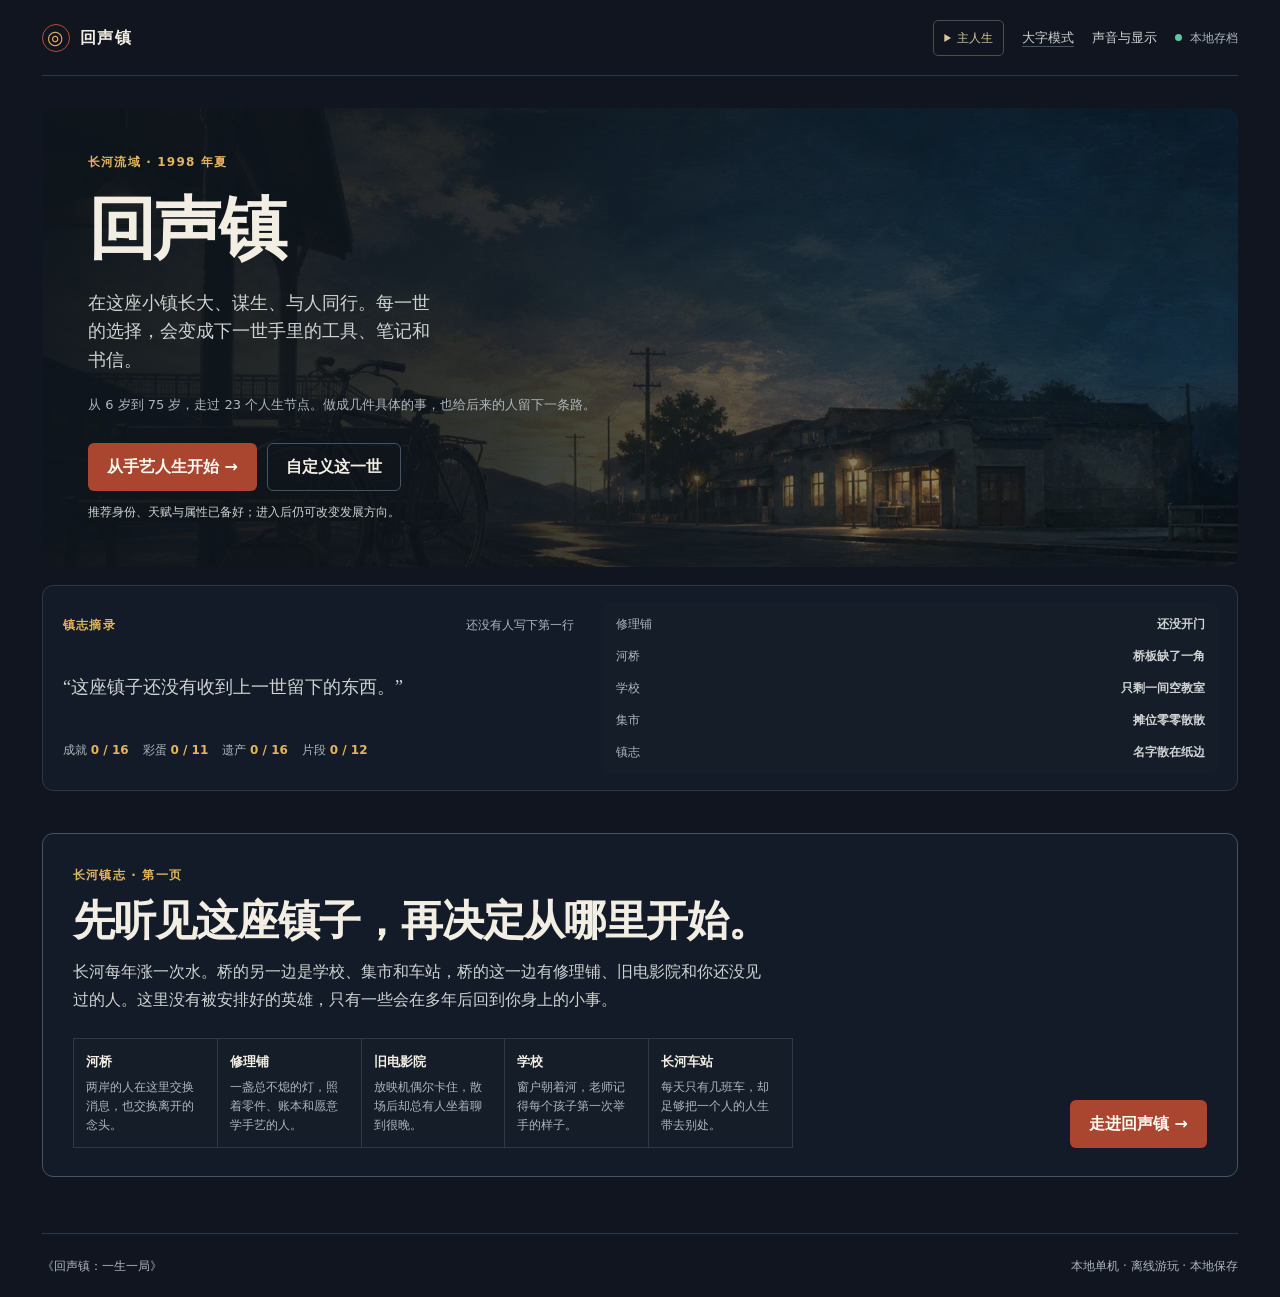
<file: index.html>
<!doctype html>
<html lang="zh-CN">
  <head>
    <meta charset="utf-8" />
    <meta name="viewport" content="width=device-width, initial-scale=1" />
    <meta name="theme-color" content="#10101a" />
    <meta name="description" content="《回声镇：一生一局》——免费、离线、本地可玩的文字人生游戏。" />
    <title>回声镇：一生一局</title>
    <style>
      :root { color-scheme: dark; font-family: system-ui, -apple-system, "Microsoft YaHei", sans-serif; }
      body { margin: 0; min-height: 100vh; display: grid; place-items: center; background: #10101a; color: #f5f1e8; }
      main { width: min(34rem, calc(100% - 3rem)); padding: 2.5rem; border: 1px solid #39364a; border-radius: 1.25rem; background: #191824; box-shadow: 0 1.5rem 4rem rgb(0 0 0 / 28%); }
      .eyebrow { color: #d8b66a; letter-spacing: .12em; font-size: .78rem; }
      h1 { margin: .6rem 0 1rem; font-size: clamp(1.5rem, 5vw, 2.2rem); }
      p { line-height: 1.7; color: #c9c5cf; }
      a { display: inline-block; margin-top: .75rem; padding: .75rem 1rem; border-radius: .7rem; background: #d8b66a; color: #191824; font-weight: 700; text-decoration: none; }
      a:focus-visible { outline: 3px solid #f5f1e8; outline-offset: 3px; }
    </style>
  </head>
  <body>
    <main>
      <p class="eyebrow">回声镇 · 根目录试玩入口</p>
      <h1>正在打开《回声镇：一生一局》</h1>
      <p>游戏本体使用本地资源运行，不需要账号、联网或运行时 AI。若没有自动跳转，请点击下方按钮。</p>
      <a href="development/game/index.html">进入游戏</a>
    </main>
    <script>
      window.location.replace("development/game/index.html");
    </script>
  </body>
</html>
</file>
<file: development/game/styles.css>
:root {
  color-scheme: dark;
  --font-xs: 12px;
  --font-sm: 13px;
  --font-md: 14px;
  --font-base: 15px;
  --font-lead: 16px;
  --font-heading-sm: 17px;
  --font-heading: 18px;
  --font-heading-lg: 19px;
  --font-title: 20px;
  --bg: #10151f;
  --surface: #151d29;
  --surface-raised: #1b2634;
  --surface-quiet: #121b27;
  --ink: #f3eee4;
  --ink-soft: #d0d3d2;
  --muted: #adb7bd;
  --line: #2b3948;
  --line-strong: #435466;
  --primary: #aa462f;
  --primary-bright: #b64d34;
  --accent: #e4b35f;
  --success: #62c4a3;
  --warning: #efb866;
  --danger: #e47c71;
  --radius-sm: 6px;
  --radius-md: 11px;
  --radius-pill: 999px;
  --shadow: none;
  --ease: cubic-bezier(.22, .75, .2, 1);
}

* { box-sizing: border-box; }
html { min-width: 320px; background: var(--bg); scroll-behavior: smooth; }
body { min-width: 320px; margin: 0; color: var(--ink); background: var(--bg); font-family: "PingFang SC", "Microsoft YaHei", "Noto Sans SC", system-ui, sans-serif; line-height: 1.5; }
button, input { font: inherit; }
button:focus-visible, label:focus-visible, a:focus-visible { outline: 3px solid var(--accent); outline-offset: 3px; }
.large-text {
  --font-xs: 15px;
  --font-sm: 16px;
  --font-md: 17px;
  --font-base: 18px;
  --font-lead: 19px;
  --font-heading-sm: 20px;
  --font-heading: 21px;
  --font-heading-lg: 22px;
  --font-title: 23px;
  font-size: 18px;
}
.site-shell { display: flex; flex-direction: column; min-height: 100vh; max-width: 1480px; margin: 0 auto; padding: 0 42px; }
.site-header, .site-footer { display: flex; align-items: center; justify-content: space-between; min-height: 76px; border-bottom: 1px solid var(--line); }
.site-footer { min-height: 64px; margin-top: auto; border-top: 1px solid var(--line); border-bottom: 0; color: var(--muted); font-size: var(--font-xs); }
.wordmark, .text-button { border: 0; min-height: 44px; padding: 6px 0; color: var(--ink); background: transparent; cursor: pointer; }
.wordmark { display: inline-flex; align-items: center; gap: 10px; font-weight: 750; letter-spacing: .08em; }
.wordmark-mark { display: inline-grid; width: 28px; height: 28px; place-items: center; border: 1px solid var(--primary-bright); border-radius: 50%; color: var(--accent); font-size: var(--font-heading-lg); line-height: 1; }
.header-tools { display: inline-flex; align-items: center; gap: 18px; }
.header-status { display: inline-flex; align-items: center; gap: 8px; color: var(--muted); font-size: var(--font-xs); }
.status-dot { width: 7px; height: 7px; border-radius: 50%; background: var(--success); }
.text-button { color: var(--ink-soft); font-size: var(--font-sm); text-decoration: underline; text-decoration-color: var(--line-strong); text-underline-offset: 4px; }
.text-button:hover { color: var(--accent); text-decoration-color: var(--accent); }
.skip-link { position: absolute; left: 16px; top: 8px; z-index: 4; min-height: 44px; padding: 10px 12px; border-radius: var(--radius-sm); color: var(--ink); background: var(--primary); transform: translateY(-160%); transition: transform 180ms var(--ease); }
.skip-link:focus { transform: translateY(0); }
.app-main { flex: 1; }
.screen { padding: 62px 0 92px; }
.is-hidden { display: none !important; }
.visually-hidden { position: absolute !important; width: 1px !important; height: 1px !important; margin: -1px !important; padding: 0 !important; overflow: hidden !important; clip: rect(0 0 0 0) !important; white-space: nowrap !important; border: 0 !important; }
.kicker, .eyebrow { margin: 0; color: var(--accent); font-size: var(--font-xs); font-weight: 750; letter-spacing: .1em; line-height: 1.4; }
h1, h2, h3, p { text-wrap: pretty; }
h1, h2, h3 { margin: 0; color: var(--ink); font-weight: 750; letter-spacing: -.025em; line-height: 1.13; }
.lede { max-width: 54ch; margin: 21px 0 0; color: var(--ink-soft); font-size: var(--font-title); line-height: 1.6; }
.button { min-height: 48px; border: 1px solid transparent; border-radius: var(--radius-sm); padding: 10px 18px; cursor: pointer; font-weight: 750; transition: transform 160ms var(--ease), background-color 160ms var(--ease), border-color 160ms var(--ease); }
.button:hover:not(:disabled) { transform: translateY(-2px); }
.button:active:not(:disabled) { transform: translateY(0); }
.button:disabled { cursor: not-allowed; opacity: .55; }
.button-primary { color: #fffaf2; background: var(--primary); }
.button-primary:hover:not(:disabled) { background: var(--primary-bright); }
.button-secondary { color: var(--ink); border-color: var(--line-strong); background: transparent; }
.button-secondary:hover:not(:disabled) { border-color: var(--accent); background: var(--surface); }

.start-hero { display: grid; grid-template-columns: minmax(0, 1.15fr) minmax(310px, .85fr); gap: 58px; align-items: end; }
.start-copy h1 { max-width: 7ch; margin-top: 18px; font-size: clamp(48px, 7vw, 88px); letter-spacing: -.04em; }
.start-note { margin: 20px 0 0; color: var(--muted); font-size: var(--font-sm); }
.arrival-panel { display: grid; grid-template-columns: minmax(0, 1fr) auto; gap: 34px; align-items: end; margin-top: 42px; padding: 28px 30px; border: 1px solid var(--line-strong); border-radius: var(--radius-md); background: var(--surface-quiet); }
.arrival-copy { max-width: 720px; }
.arrival-copy h2 { margin-top: 11px; font-size: clamp(27px, 4vw, 42px); }
.arrival-copy p { max-width: 68ch; margin: 14px 0 0; color: var(--ink-soft); line-height: 1.75; }
.arrival-locations { display: grid; grid-template-columns: repeat(5, minmax(0, 1fr)); gap: 1px; margin-top: 24px; border: 1px solid var(--line); background: var(--line); }
.arrival-location { min-height: 88px; padding: 13px 12px; background: var(--surface); }
.arrival-location strong, .arrival-location span { display: block; }
.arrival-location strong { color: var(--ink); font-size: var(--font-sm); }
.arrival-location span { margin-top: 7px; color: var(--muted); font-size: var(--font-xs); line-height: 1.55; }
.arrival-enter { white-space: nowrap; }
.start-archive { padding: 24px; border: 1px solid var(--line); border-radius: var(--radius-md); background: var(--surface-quiet); box-shadow: var(--shadow); }
.archive-heading, .section-heading, .panel-heading, .round-progress-label, .goal-meter-label { display: flex; justify-content: space-between; gap: 14px; align-items: baseline; }
.archive-heading > span:last-child, .section-heading > span:last-child, .panel-heading > span:last-child, .round-progress-label > span:last-child { color: var(--muted); font-size: var(--font-xs); text-align: right; }
.archive-quote { margin: 24px 0 20px; color: var(--ink-soft); font-family: "Noto Serif SC", "Songti SC", serif; font-size: var(--font-heading); line-height: 1.75; }
.town-mini { display: grid; grid-template-columns: repeat(2, 1fr); gap: 1px; overflow: hidden; border: 1px solid var(--line); border-radius: var(--radius-sm); background: var(--line); }
.town-mini-item { min-height: 72px; padding: 11px; background: var(--surface); }
.town-mini-item span, .town-mini-item strong { display: block; }
.town-mini-item span { color: var(--muted); font-size: var(--font-xs); }
.town-mini-item strong { margin-top: 5px; color: var(--ink-soft); font-size: var(--font-xs); line-height: 1.35; }
.collection-strip { display: flex; flex-wrap: wrap; gap: 8px 14px; margin-top: 18px; color: var(--muted); font-size: var(--font-xs); }
.collection-strip strong { color: var(--accent); }
.start-archive > .text-button { margin-top: 19px; }
.notice { margin-top: 34px; padding: 13px 16px; border: 1px solid var(--warning); border-radius: var(--radius-sm); color: var(--ink-soft); background: #29251d; font-size: var(--font-sm); }
.setup-layout { display: grid; grid-template-columns: repeat(4, minmax(0, 1fr)); gap: 14px; margin-top: 58px; }
.setup-panel { min-width: 0; padding: 0; border: 1px solid var(--line); border-radius: var(--radius-md); background: var(--surface-quiet); }
.setup-step-summary { display: flex; align-items: center; justify-content: space-between; gap: 12px; min-height: 92px; padding: 22px; color: var(--ink); cursor: pointer; list-style: none; }
.setup-step-summary::-webkit-details-marker { display: none; }
.setup-step-summary::after { content: "＋"; flex: 0 0 auto; color: var(--accent); font-size: var(--font-title); }
.setup-step[open] .setup-step-summary::after { content: "−"; }
.setup-step-summary > span:first-child { display: grid; gap: 7px; min-width: 0; }
.setup-step-summary strong { font-size: var(--font-title); line-height: 1.2; }
.setup-step-summary > span:last-of-type { max-width: 12ch; color: var(--muted); font-size: var(--font-xs); text-align: right; }
.setup-step-body { padding: 0 22px 22px; }
.setup-panel h2 { margin-top: 10px; font-size: 24px; }
.selection-grid { display: grid; gap: 9px; margin-top: 21px; }
.selection-card { display: grid; grid-template-columns: 22px minmax(0, 1fr); gap: 3px 9px; min-height: 78px; border: 1px solid var(--line); border-radius: var(--radius-sm); padding: 13px; color: var(--ink); background: var(--surface); cursor: pointer; text-align: left; transition: border-color 160ms var(--ease), background-color 160ms var(--ease), transform 160ms var(--ease); }
.selection-card:hover { border-color: var(--line-strong); background: var(--surface-raised); transform: translateY(-1px); }
.selection-card.is-selected { border-color: var(--accent); background: #252a31; }
.selection-check { grid-row: span 2; color: var(--accent); font-weight: 800; }
.selection-card strong { font-size: var(--font-md); }
.selection-card > span:last-child { color: var(--muted); font-size: var(--font-xs); line-height: 1.45; }
.talent-draft-card .selection-check { min-width: 24px; font-size: var(--font-xs); }
.attribute-options { display: grid; gap: 9px; margin-top: 21px; }
.attribute-card { display: flex; justify-content: space-between; gap: 14px; align-items: center; min-height: 82px; padding: 13px; border: 1px solid var(--line); border-radius: var(--radius-sm); background: var(--surface); }
.attribute-card > div:first-child { display: grid; gap: 3px; min-width: 0; }
.attribute-card strong { font-size: var(--font-md); }
.attribute-card span { color: var(--muted); font-size: var(--font-xs); line-height: 1.45; }
.attribute-stepper { display: grid; grid-template-columns: 36px 30px 36px; align-items: center; flex: 0 0 auto; }
.attribute-stepper b { color: var(--accent); text-align: center; font-size: var(--font-base); }
.stepper-button { width: 36px; height: 36px; border: 1px solid var(--line-strong); border-radius: var(--radius-sm); color: var(--ink); background: var(--surface-raised); cursor: pointer; }
.stepper-button:hover { border-color: var(--accent); color: var(--accent); }
.start-action-panel { display: flex; align-items: center; justify-content: space-between; gap: 24px; margin-top: 14px; padding: 22px; border: 1px solid var(--line-strong); border-radius: var(--radius-md); background: var(--surface); }
.start-summary { margin: 0; color: var(--ink-soft); font-size: var(--font-base); }
.start-summary strong { color: var(--accent); }
.start-preview { display: flex; flex-wrap: wrap; gap: 7px; margin-top: 12px; }
.start-preview span, .tag-chip, .archive-tag { border-radius: var(--radius-pill); padding: 4px 9px; color: var(--muted); background: var(--surface-raised); font-size: var(--font-xs); }
.incoming-legacy { display: grid; gap: 6px; margin-top: 13px; }
.incoming-title { color: var(--accent); font-size: var(--font-xs); font-weight: 750; }
.incoming-item { display: inline-flex; flex-wrap: wrap; gap: 7px; color: var(--muted); font-size: var(--font-xs); }
.incoming-item strong { color: var(--ink-soft); }
.empty-note { color: var(--muted); font-size: var(--font-sm); }
.start-actions, .ending-actions { display: flex; flex-wrap: wrap; align-items: center; gap: 12px; }
.start-tools { display: flex; flex-wrap: wrap; gap: 12px 18px; margin-top: 18px; }
.file-button { cursor: pointer; }

.game-toolbar { display: flex; align-items: end; justify-content: space-between; gap: 30px; padding-bottom: 22px; border-bottom: 1px solid var(--line); }
.game-toolbar h1 { margin-top: 8px; font-size: 34px; }
.round-progress-wrap { width: min(100%, 430px); }
.round-progress { height: 8px; overflow: hidden; margin-top: 8px; border-radius: var(--radius-pill); background: var(--line); }
.round-progress span { display: block; width: 100%; height: 100%; background: var(--accent); transform: scaleX(var(--progress-scale, .05)); transform-origin: left center; transition: transform 240ms var(--ease); }
.progress-hint { margin: 8px 0 0; color: var(--muted); font-size: var(--font-xs); }
.life-map { display: flex; align-items: center; gap: 8px; margin-top: 17px; color: var(--muted); font-size: var(--font-xs); }
.life-map span { padding-bottom: 4px; border-bottom: 1px solid transparent; white-space: nowrap; }
.life-map span.is-current { color: var(--accent); border-color: var(--accent); }
.chapter-focus { display: grid; grid-template-columns: minmax(0, .9fr) minmax(0, 1.1fr); gap: 24px; align-items: center; margin-top: 18px; padding: 17px 20px; border: 1px solid var(--line-strong); border-top: 2px solid var(--primary-bright); background: var(--surface); }
.chapter-focus h2 { margin-top: 6px; font-size: clamp(21px, 2.7vw, 30px); }
.chapter-focus p { max-width: 46ch; margin: 0; color: var(--ink-soft); font-family: "Noto Serif SC", "Songti SC", serif; font-size: var(--font-md); line-height: 1.7; }
.life-map i { flex: 1; height: 1px; background: var(--line); }
.goal-strip { display: grid; grid-template-columns: minmax(0, 1.35fr) minmax(240px, .65fr); gap: 28px; align-items: end; margin-top: 18px; padding: 18px 20px; border: 1px solid #66532d; border-radius: var(--radius-sm); background: #211f1b; }
.goal-copy { display: grid; gap: 3px; }
.goal-copy strong { font-size: var(--font-title); }
.goal-copy > span:last-child { color: var(--muted); font-size: var(--font-sm); }
.goal-meter-label { color: var(--muted); font-size: var(--font-xs); }
.goal-meter-label strong { color: var(--accent); font-size: var(--font-md); }
.goal-meter { height: 7px; overflow: hidden; margin-top: 8px; border-radius: var(--radius-pill); background: var(--line); }
.goal-meter span { display: block; width: 100%; height: 100%; background: var(--success); transform: scaleX(var(--progress-scale, 0)); transform-origin: left center; transition: transform 240ms var(--ease); }
.goal-milestone { margin-top: 7px; color: var(--success) !important; font-size: var(--font-xs) !important; }
.inherited-strip { display: flex; flex-wrap: wrap; gap: 7px 14px; align-items: baseline; margin-top: 12px; padding: 11px 14px; border: 1px solid #65532d; border-radius: var(--radius-sm); color: var(--ink-soft); background: #242218; font-size: var(--font-xs); }
.inherited-strip strong { color: var(--accent); }
.carry-forward { display: flex; flex-wrap: wrap; gap: 7px 14px; align-items: baseline; margin-top: 8px; padding: 10px 14px; border: 1px solid #2c5545; border-top: 2px solid var(--success); color: var(--ink-soft); background: #17241f; font-size: var(--font-xs); }
.carry-forward strong { color: var(--success); }
.carry-forward span { color: var(--ink-soft); }
.game-layout { display: grid; grid-template-columns: minmax(0, 1fr) minmax(310px, 370px); gap: 58px; padding-top: 42px; }
.opportunity-panel { margin-bottom: 16px; padding: 20px; border: 1px solid #685532; border-top: 2px solid var(--accent); border-radius: var(--radius-md); background: #211f1b; }
.opportunity-heading { display: flex; align-items: end; justify-content: space-between; gap: 16px; }
.event-column .opportunity-heading h2 { max-width: none; margin-top: 6px; font-size: 23px; }
.opportunity-heading > strong { color: var(--accent); font-size: var(--font-sm); white-space: nowrap; }
.opportunity-note { max-width: 70ch; margin: 10px 0 0; color: var(--ink-soft); font-size: var(--font-sm); }
.opportunity-list { display: grid; grid-template-columns: repeat(3, minmax(0, 1fr)); gap: 8px; margin-top: 16px; }
.opportunity-card { display: grid; align-content: start; gap: 6px; min-height: 190px; padding: 13px; border: 1px solid #55482f; border-radius: var(--radius-sm); color: var(--ink); background: #29251d; cursor: pointer; text-align: left; transition: border-color 160ms var(--ease), background-color 160ms var(--ease), transform 160ms var(--ease); }
.opportunity-card:hover:not(:disabled) { border-color: var(--accent); background: #332c20; transform: translateY(-2px); }
.opportunity-card:disabled { cursor: not-allowed; opacity: .62; }
.opportunity-card.is-selected { border-color: var(--success); background: #1b2b25; opacity: 1; }
.opportunity-card-top { display: flex; flex-wrap: wrap; justify-content: space-between; gap: 5px; color: var(--muted); font-size: var(--font-xs); }
.opportunity-card-top b { color: var(--accent); }
.opportunity-card-top > span { display: flex; flex-wrap: wrap; gap: 4px; }
.opportunity-card-top > span span { border-radius: var(--radius-pill); padding: 2px 5px; background: #332d22; }
.opportunity-card > strong { font-size: var(--font-md); line-height: 1.35; }
.opportunity-card > span:not(.opportunity-card-top) { color: var(--ink-soft); font-size: var(--font-xs); line-height: 1.5; }
.opportunity-card small { color: var(--warning); font-size: var(--font-xs); }
.opportunity-card em { margin-top: auto; color: var(--success); font-size: var(--font-xs); font-style: normal; line-height: 1.4; }
.opportunity-card.is-locked em { color: var(--danger); }
.opportunity-skip { margin-top: 10px; }
.opportunity-feedback { display: grid; gap: 5px; margin-top: 12px; padding: 11px 12px; border: 1px solid #2c5545; border-radius: var(--radius-sm); background: #17241f; }
.opportunity-feedback > strong { color: var(--success); font-size: var(--font-sm); }
.opportunity-feedback > span { color: var(--ink-soft); font-size: var(--font-xs); }
.opportunity-feedback > div { display: flex; flex-wrap: wrap; gap: 6px; }
.opportunity-feedback em { border-radius: var(--radius-pill); padding: 3px 7px; color: var(--success); background: #20352d; font-size: var(--font-xs); font-style: normal; }
.event-meta { display: flex; flex-wrap: wrap; gap: 8px; color: var(--muted); font-size: var(--font-xs); }
.event-column h2 { max-width: 19ch; margin-top: 14px; font-size: clamp(32px, 4.3vw, 56px); }
.event-copy { max-width: 65ch; margin: 18px 0 0; color: var(--ink-soft); font-family: "Noto Serif SC", "Songti SC", serif; font-size: var(--font-heading-sm); line-height: 1.85; }
.action-list { display: grid; gap: 10px; margin-top: 30px; }
.action-card { display: grid; grid-template-columns: 32px minmax(0, 1fr) minmax(170px, .55fr); gap: 13px; width: 100%; min-height: 112px; border: 1px solid var(--line); border-radius: var(--radius-md); padding: 16px; color: var(--ink); background: var(--surface); cursor: pointer; text-align: left; transition: border-color 160ms var(--ease), background-color 160ms var(--ease), transform 160ms var(--ease); }
.action-card:hover:not(:disabled) { border-color: var(--primary-bright); background: var(--surface-raised); transform: translateX(3px); }
.action-card.is-locked, .action-card:disabled { cursor: not-allowed; opacity: .6; }
.action-number { display: grid; width: 27px; height: 27px; place-items: center; border: 1px solid var(--line-strong); border-radius: 50%; color: var(--accent); font-weight: 800; }
.action-body, .action-result { display: grid; align-content: start; gap: 4px; }
.action-body strong { font-size: var(--font-base); }
.action-body span { color: var(--ink-soft); font-size: var(--font-sm); line-height: 1.45; }
.action-body small { color: var(--warning); font-size: var(--font-xs); }
.action-body em { display: inline-block; margin: 4px 5px 0 0; border-radius: var(--radius-pill); padding: 3px 7px; color: var(--muted); background: #222c38; font-size: var(--font-xs); font-style: normal; }
.action-test { color: var(--accent) !important; font-size: var(--font-xs) !important; }
.action-lock { color: var(--danger) !important; font-size: var(--font-xs) !important; }
.action-result { border-left: 1px solid var(--line); padding-left: 13px; }
.action-result b { color: var(--success); font-size: var(--font-xs); line-height: 1.45; }
.action-result small { color: var(--muted); font-size: var(--font-xs); line-height: 1.4; }
.feedback { margin-top: 17px; padding: 21px; border: 1px solid var(--success); border-radius: var(--radius-md); background: #16251f; }
.feedback-heading { display: grid; gap: 4px; }
.feedback-heading strong { font-size: var(--font-lead); }
.feedback-copy { margin: 15px 0 0; color: var(--ink-soft); font-family: "Noto Serif SC", "Songti SC", serif; font-size: var(--font-lead); line-height: 1.75; }
.feedback-block { margin-top: 16px; }
.feedback-label { color: var(--muted); font-size: var(--font-xs); font-weight: 750; letter-spacing: .08em; }
.feedback-changes { display: flex; flex-wrap: wrap; gap: 7px; margin-top: 7px; }
.feedback-changes span { border-radius: var(--radius-pill); padding: 4px 9px; color: var(--success); background: #1e382e; font-size: var(--font-xs); }
.feedback-future-block { padding-top: 15px; border-top: 1px solid #2c5545; }
.feedback-future-block p { margin: 6px 0 0; color: var(--ink-soft); font-size: var(--font-sm); line-height: 1.6; }
.feedback .button { width: 100%; margin-top: 20px; }
.feedback-test, .feedback-reward, .feedback-stage { display: grid; gap: 3px; margin-top: 14px; padding: 10px 12px; border-radius: var(--radius-sm); background: #1d322b; color: var(--ink-soft); font-size: var(--font-xs); }
.feedback-test strong, .feedback-reward strong, .feedback-stage strong { color: var(--accent); }
.feedback-test span, .feedback-reward span, .feedback-stage span { color: var(--muted); }
.feedback-test:empty, .feedback-reward:empty, .feedback-stage:empty { display: none; }
.feedback-reward { background: #30291d; }
.feedback-stage { background: #25283a; }

.status-column { display: grid; align-content: start; gap: 13px; }
.status-panel { padding: 18px; border: 1px solid var(--line); border-radius: var(--radius-md); background: var(--surface-quiet); }
.status-details { padding: 0; }
.status-details-summary { display: flex; align-items: baseline; justify-content: space-between; gap: 12px; min-height: 54px; padding: 17px 18px; color: var(--ink-soft); cursor: pointer; list-style: none; font-size: var(--font-sm); font-weight: 750; }
.status-details-summary::-webkit-details-marker { display: none; }
.status-details-summary::after { content: "＋"; color: var(--accent); font-size: var(--font-heading-sm); }
.status-details[open] .status-details-summary::after { content: "−"; }
.status-details-summary span:last-child { color: var(--muted); font-size: var(--font-xs); font-weight: 500; text-align: right; }
.status-details-body { padding: 0 18px 18px; }
.panel-heading > span:last-child { max-width: 19ch; }
.resource-list, .attribute-list, .skill-list, .interest-list { display: grid; gap: 12px; margin-top: 18px; }
.resource-heading, .skill-heading { display: flex; justify-content: space-between; color: var(--ink-soft); font-size: var(--font-xs); }
.resource-heading strong, .skill-heading strong { color: var(--accent); font-size: var(--font-xs); }
.resource-bar, .skill-bar { height: 6px; overflow: hidden; margin-top: 5px; border-radius: var(--radius-pill); background: var(--line); }
.resource-bar span, .skill-bar span { display: block; width: 100%; height: 100%; background: var(--primary-bright); transform: scaleX(var(--progress-scale, 0)); transform-origin: left center; transition: transform 220ms var(--ease); }
.resource-bar.is-pressure span { background: var(--danger); }
.skill-bar span { background: var(--success); }
.attribute-heading { display: flex; justify-content: space-between; color: var(--ink-soft); font-size: var(--font-xs); }
.attribute-heading strong { color: var(--accent); font-size: var(--font-xs); }
.attribute-bar { height: 6px; overflow: hidden; margin-top: 5px; border-radius: var(--radius-pill); background: var(--line); }
.attribute-bar span { display: block; width: 100%; height: 100%; background: var(--warning); transform: scaleX(var(--progress-scale, 0)); transform-origin: left center; transition: transform 220ms var(--ease); }
.interest-heading { display: flex; justify-content: space-between; color: var(--ink-soft); font-size: var(--font-xs); }
.interest-heading strong { color: var(--accent); font-size: var(--font-xs); }
.interest-bar { height: 4px; overflow: hidden; margin-top: 4px; border-radius: var(--radius-pill); background: var(--line); }
.interest-bar span { display: block; width: 100%; height: 100%; background: var(--primary-bright); transform: scaleX(var(--progress-scale, 0)); transform-origin: left center; transition: transform 220ms var(--ease); }
.side-divider { height: 1px; margin: 21px 0; background: var(--line); }
.relationship-list, .town-state { display: grid; gap: 0; margin-top: 14px; }
.relationship-row, .town-state-row { display: flex; justify-content: space-between; gap: 12px; padding: 9px 0; border-top: 1px solid var(--line); }
.relationship-row:first-child, .town-state-row:first-child { border-top: 0; }
.relationship-row span, .town-state-row span { color: var(--muted); font-size: var(--font-xs); }
.relationship-row strong, .town-state-row strong { color: var(--ink-soft); font-size: var(--font-xs); text-align: right; }
.town-state-row strong { max-width: 20ch; }
.character-list { display: grid; gap: 0; margin-top: 14px; }
.character-row { display: flex; justify-content: space-between; gap: 10px; padding: 9px 0; border-top: 1px solid var(--line); }
.character-row:first-child { border-top: 0; }
.character-row > div { display: grid; gap: 2px; min-width: 0; }
.character-row strong { color: var(--ink-soft); font-size: var(--font-xs); }
.character-row span, .character-row small { color: var(--muted); font-size: var(--font-xs); line-height: 1.35; }
.character-row > div:last-child { justify-items: end; flex: 0 0 auto; }
.character-row b { color: var(--accent); font-size: var(--font-xs); }
.life-tags { display: flex; flex-wrap: wrap; gap: 7px; margin-top: 15px; }
.tag-chip { color: var(--ink-soft); background: #222c38; }
.route-chip { color: var(--accent); background: #332d22; }
.upcoming-list { display: grid; gap: 8px; margin-top: 14px; }
.upcoming-list span { padding: 8px 10px; border: 1px solid var(--line); border-radius: var(--radius-sm); color: var(--muted); font-size: var(--font-xs); line-height: 1.4; }
.game-footer { display: flex; justify-content: space-between; gap: 20px; margin-top: 52px; padding-top: 18px; border-top: 1px solid var(--line); color: var(--muted); font-size: var(--font-xs); }

.management-more { margin-top: 16px; border-top: 1px solid var(--line-strong); }
.management-more > summary { display: flex; align-items: center; justify-content: space-between; gap: 12px; min-height: 48px; padding: 9px 0 4px; color: var(--ink-soft); cursor: pointer; list-style: none; font-size: var(--font-sm); font-weight: 750; }
.management-more > summary::-webkit-details-marker { display: none; }
.management-more > summary::after { content: "＋"; color: var(--accent); font-size: var(--font-heading); }
.management-more[open] > summary::after { content: "−"; }
.management-more > summary span:last-child { color: var(--muted); font-size: var(--font-xs); font-weight: 500; text-align: right; }
.management-more-body { padding-bottom: 3px; }

.ending-intro { max-width: 790px; }
.ending-intro h1 { margin-top: 17px; font-size: clamp(40px, 6vw, 78px); }
.ending-intro .lede { max-width: 61ch; }
.ending-context { margin: 17px 0 0; color: var(--muted); font-size: var(--font-sm); }
.ending-grid, .reward-grid { display: grid; grid-template-columns: repeat(2, minmax(0, 1fr)); gap: 14px; margin-top: 44px; }
.ending-card, .reward-card { min-height: 220px; padding: 22px; border: 1px solid var(--line); border-radius: var(--radius-md); background: var(--surface-quiet); }
.ending-goal { display: grid; gap: 6px; margin-top: 22px; }
.ending-goal strong { color: var(--accent); font-size: 25px; }
.ending-goal span { color: var(--muted); font-size: var(--font-sm); }
.ending-stats { display: grid; grid-template-columns: repeat(3, 1fr); gap: 8px; margin-top: 20px; }
.ending-stats div { display: grid; gap: 3px; padding: 10px; border: 1px solid var(--line); border-radius: var(--radius-sm); }
.ending-stats span { color: var(--muted); font-size: var(--font-xs); }
.ending-stats strong { color: var(--ink-soft); font-size: var(--font-sm); }
.ending-rule { height: 1px; margin: 20px 0 16px; background: var(--line); }
.ending-echo { margin: 0; color: var(--ink-soft); font-family: "Noto Serif SC", "Songti SC", serif; font-size: var(--font-lead); line-height: 1.75; }
.reward-list { display: grid; gap: 8px; margin-top: 17px; }
.reward-item { display: grid; gap: 2px; padding: 9px 10px; border: 1px solid var(--line); border-radius: var(--radius-sm); background: var(--surface); }
.reward-item strong { color: var(--accent); font-size: var(--font-sm); }
.reward-item span { color: var(--muted); font-size: var(--font-xs); line-height: 1.45; }
.legacy-section { margin-top: 46px; }
.legacy-heading { display: flex; justify-content: space-between; gap: 20px; align-items: end; }
.legacy-heading h2 { margin-top: 9px; font-size: clamp(25px, 3.5vw, 38px); }
.legacy-heading > strong { color: var(--accent); font-size: var(--font-title); }
.section-note { margin: 9px 0 0; color: var(--muted); font-size: var(--font-sm); }
.legacy-grid { display: grid; grid-template-columns: repeat(3, minmax(0, 1fr)); gap: 10px; margin-top: 21px; }
.legacy-card { display: grid; grid-template-columns: 22px minmax(0, 1fr); gap: 4px 8px; min-height: 174px; border: 1px solid var(--line); border-radius: var(--radius-md); padding: 15px; color: var(--ink); background: var(--surface); cursor: pointer; text-align: left; transition: border-color 160ms var(--ease), background-color 160ms var(--ease), transform 160ms var(--ease); }
.legacy-card:hover { border-color: var(--line-strong); background: var(--surface-raised); transform: translateY(-2px); }
.legacy-card.is-selected { border-color: var(--accent); background: #272a2d; }
.legacy-check { grid-row: span 3; color: var(--accent); font-weight: 800; }
.legacy-card strong { font-size: var(--font-md); }
.legacy-card > span { color: var(--ink-soft); font-size: var(--font-xs); line-height: 1.5; }
.legacy-card em { color: var(--warning); font-size: var(--font-xs); font-style: normal; line-height: 1.45; }

.archive-page-heading { display: flex; align-items: end; justify-content: space-between; gap: 28px; padding-bottom: 25px; border-bottom: 1px solid var(--line); }
.archive-page-heading h1 { max-width: 11ch; margin-top: 17px; font-size: clamp(42px, 6vw, 76px); }
.archive-page-heading .lede { margin-top: 19px; font-size: var(--font-heading-lg); }
.archive-overview { display: grid; grid-template-columns: minmax(0, 1.5fr) minmax(250px, .8fr); gap: 14px; margin-top: 32px; }
.archive-overview-card, .collection-card { min-height: 182px; padding: 20px; border: 1px solid var(--line); border-radius: var(--radius-md); background: var(--surface-quiet); }
.archive-life-count { display: block; margin-top: 23px; color: var(--accent); font-size: 44px; line-height: 1; }
.archive-counters { display: flex; flex-wrap: wrap; gap: 6px 13px; margin-top: 19px; color: var(--muted); font-size: var(--font-xs); }
.archive-counters b { color: var(--accent); }
.archive-collections { display: grid; grid-template-columns: repeat(2, minmax(0, 1fr)); gap: 14px; margin-top: 14px; }
.achievement-list, .secret-list { display: grid; gap: 7px; margin-top: 17px; }
.achievement-item, .secret-item { display: grid; grid-template-columns: 31px minmax(0, 1fr); gap: 9px; align-items: center; min-height: 52px; padding: 8px; border: 1px solid var(--line); border-radius: var(--radius-sm); opacity: .6; }
.achievement-item.is-unlocked, .secret-item.is-found { opacity: 1; border-color: #596240; background: #1b2825; }
.achievement-icon { display: grid; width: 27px; height: 27px; place-items: center; border: 1px solid var(--line-strong); border-radius: 50%; color: var(--muted); font-size: var(--font-xs); font-weight: 800; }
.is-unlocked .achievement-icon { color: var(--accent); border-color: var(--accent); }
.achievement-item strong, .secret-item strong { display: block; color: var(--ink-soft); font-size: var(--font-xs); }
.achievement-item span, .secret-item span { display: block; color: var(--muted); font-size: var(--font-xs); line-height: 1.35; }
.secret-item { grid-template-columns: 22px minmax(0, 1fr); }
.secret-item > span:first-child { color: var(--accent); font-size: var(--font-heading-sm); text-align: center; }
.archive-timeline-heading { display: flex; justify-content: space-between; gap: 14px; margin-top: 42px; color: var(--muted); font-size: var(--font-xs); }
.archive-timeline { display: grid; gap: 13px; margin-top: 14px; }
.archive-entry { display: grid; grid-template-columns: 138px minmax(0, 1fr); gap: 6px 21px; padding: 19px; border: 1px solid var(--line); border-radius: var(--radius-md); background: var(--surface); }
.archive-entry-top { display: grid; align-content: start; gap: 2px; grid-row: span 3; }
.archive-entry-top strong { color: var(--accent); font-size: var(--font-title); }
.archive-entry-top span { color: var(--muted); font-size: var(--font-xs); }
.archive-entry h2 { font-size: var(--font-title); }
.archive-entry p { margin: 4px 0 0; color: var(--ink-soft); font-size: var(--font-sm); }
.archive-entry .archive-echo { color: var(--muted); font-family: "Noto Serif SC", "Songti SC", serif; line-height: 1.6; }
.archive-tags { display: flex; flex-wrap: wrap; gap: 7px; margin-top: 10px; }
.empty-archive { display: grid; gap: 4px; padding: 34px; border: 1px dashed var(--line-strong); border-radius: var(--radius-md); color: var(--muted); text-align: center; }
.empty-archive strong { color: var(--ink-soft); }
.toast { position: fixed; right: 20px; bottom: 20px; z-index: 3; min-width: 180px; max-width: 310px; padding: 11px 14px; border: 1px solid var(--line-strong); border-radius: var(--radius-sm); color: var(--ink); background: var(--surface-raised); box-shadow: var(--shadow); opacity: 0; transform: translateY(10px); pointer-events: none; transition: opacity 180ms var(--ease), transform 180ms var(--ease); }
.toast.is-visible { opacity: 1; transform: translateY(0); }

@media (max-width: 1050px) {
  .site-shell { padding: 0 22px; }
  .start-hero, .game-layout { grid-template-columns: minmax(0, 1fr); }
  .start-archive { width: min(100%, 560px); margin-left: auto; }
  .arrival-panel { grid-template-columns: minmax(0, 1fr); }
  .arrival-locations { grid-template-columns: repeat(3, minmax(0, 1fr)); }
  .game-layout { gap: 38px; }
  .status-column { grid-template-columns: repeat(2, minmax(0, 1fr)); }
  .town-panel { grid-column: span 2; }
  .setup-layout { grid-template-columns: repeat(2, minmax(0, 1fr)); }
  .setup-panel:last-child { grid-column: auto; }
  .selection-grid { grid-template-columns: repeat(2, minmax(0, 1fr)); }
  .legacy-grid { grid-template-columns: repeat(2, minmax(0, 1fr)); }
}
@media (max-width: 640px) {
  .site-shell { padding: 0 16px; }
  .site-header { min-height: 64px; }
  .header-tools { gap: 10px; }
  .header-status { font-size: var(--font-xs); }
  .screen { padding: 45px 0 68px; }
  .start-copy h1 { font-size: 64px; }
  .arrival-panel { margin-top: 30px; padding: 20px 17px; }
  .arrival-copy h2 { font-size: 28px; }
  .arrival-locations { grid-template-columns: repeat(2, minmax(0, 1fr)); }
  .arrival-enter { width: 100%; }
  .setup-layout, .selection-grid, .goal-strip, .ending-grid, .reward-grid, .archive-overview, .archive-collections { grid-template-columns: minmax(0, 1fr); }
  .setup-layout { margin-top: 44px; }
  .setup-step-summary { min-height: 78px; padding: 17px 16px; }
  .setup-step-summary strong { font-size: var(--font-heading); }
  .setup-step-body { padding: 0 16px 16px; }
  .setup-panel:last-child, .town-panel { grid-column: auto; }
  .start-action-panel, .game-toolbar, .game-footer, .archive-page-heading { align-items: flex-start; flex-direction: column; }
  .start-actions, .ending-actions { width: 100%; align-items: stretch; flex-direction: column; }
  .start-actions .button, .ending-actions .button { width: 100%; }
  .round-progress-wrap { width: 100%; }
  .life-map { gap: 4px; overflow-x: auto; padding-bottom: 3px; }
  .life-map i { min-width: 12px; }
  .chapter-focus { grid-template-columns: minmax(0, 1fr); gap: 8px; padding: 15px 16px; }
  .chapter-focus p { font-size: var(--font-sm); }
  .action-card { grid-template-columns: 31px minmax(0, 1fr); }
  .action-result { grid-column: 2; border-top: 1px solid var(--line); border-left: 0; padding-top: 9px; padding-left: 0; }
  .status-column, .legacy-grid { grid-template-columns: minmax(0, 1fr); }
  .status-details { padding: 0; }
  .ending-stats { grid-template-columns: minmax(0, 1fr); }
  .legacy-heading { align-items: flex-start; }
  .archive-entry { grid-template-columns: minmax(0, 1fr); }
  .archive-entry-top { grid-row: auto; }
  .site-footer { align-items: flex-start; flex-direction: column; justify-content: center; gap: 2px; min-height: 70px; }
}
@media (prefers-reduced-motion: reduce) {
  *, *::before, *::after { scroll-behavior: auto !important; transition-duration: .01ms !important; animation-duration: .01ms !important; animation-iteration-count: 1 !important; }
}

.event-card { margin-top: 30px; padding: 24px; border: 1px solid var(--line); border-radius: var(--radius-md); background: var(--surface-quiet); }
.event-card h2 { margin-top: 14px; }
.life-management { padding: 22px; border: 1px solid var(--primary-bright); border-radius: var(--radius-md); background: #202b31; }
.management-heading { display: flex; align-items: end; justify-content: space-between; gap: 18px; }
.management-heading h2 { max-width: 20ch; margin-top: 7px; font-size: clamp(22px, 3vw, 32px); }
.management-heading > strong { color: var(--accent); font-size: 28px; white-space: nowrap; }
.management-note { margin: 12px 0 0; color: var(--ink-soft); font-size: var(--font-sm); line-height: 1.65; }
.management-ledger { display: flex; flex-wrap: wrap; gap: 7px 14px; margin-top: 16px; padding: 9px 11px; border: 1px solid var(--line-strong); border-radius: var(--radius-sm); color: var(--accent-soft); font-size: var(--font-xs); }
.life-action-list { display: grid; gap: 7px; margin-top: 14px; }
.life-action-guidance { display: grid; gap: 2px; margin-top: 17px; padding: 11px 12px; border: 1px solid #536b66; border-radius: var(--radius-sm); background: #192a2d; }
.life-action-guidance strong { color: var(--accent); font-size: var(--font-sm); }
.life-action-guidance span { color: var(--ink-soft); font-size: var(--font-xs); line-height: 1.45; }
.life-action-card { display: grid; grid-template-columns: 42px minmax(0, 1fr) auto; gap: 10px; align-items: center; width: 100%; padding: 11px; border: 1px solid var(--line); border-radius: var(--radius-sm); color: var(--ink); background: var(--surface); cursor: pointer; text-align: left; }
.life-action-card:hover:not(:disabled) { border-color: var(--accent); background: var(--surface-raised); }
.life-action-card:disabled { cursor: not-allowed; opacity: .55; }
.life-action-type { align-self: start; padding-top: 2px; color: var(--accent); font-size: var(--font-xs); font-weight: 800; }
.life-action-body { display: grid; gap: 3px; min-width: 0; }
.life-action-body strong { font-size: var(--font-md); }
.life-action-body > span { color: var(--ink-soft); font-size: var(--font-xs); line-height: 1.45; }
.life-action-body small, .life-action-body b { color: var(--muted); font-size: var(--font-xs); font-weight: 650; }
.life-action-body em { color: var(--success); font-size: var(--font-xs); font-style: normal; line-height: 1.4; }
.life-action-points { color: var(--warning); font-size: var(--font-xs); font-weight: 800; white-space: nowrap; }
.life-action-more { margin-top: 12px; border-top: 1px solid var(--line-strong); }
.life-action-more > summary { display: flex; align-items: baseline; justify-content: space-between; gap: 12px; min-height: 43px; padding: 8px 0 3px; color: var(--ink-soft); cursor: pointer; list-style: none; font-size: var(--font-xs); font-weight: 750; }
.life-action-more > summary::-webkit-details-marker { display: none; }
.life-action-more > summary::after { content: "＋"; color: var(--accent); font-size: var(--font-lead); }
.life-action-more[open] > summary::after { content: "−"; }
.life-action-more > summary span:last-child { color: var(--muted); font-size: var(--font-xs); font-weight: 500; text-align: right; }
.management-subheading { display: flex; align-items: baseline; justify-content: space-between; gap: 10px; margin-top: 18px; color: var(--muted); font-size: var(--font-xs); }
.management-subheading strong { color: var(--ink-soft); font-size: var(--font-sm); }
.management-columns { display: grid; grid-template-columns: repeat(2, minmax(0, 1fr)); gap: 9px; margin-top: 7px; }
.management-box { min-width: 0; padding: 10px; border: 1px solid var(--line); border-radius: var(--radius-sm); background: var(--surface); }
.job-status, .inventory-list { display: grid; gap: 3px; margin-top: 10px; }
.job-status strong { color: var(--accent); font-size: var(--font-sm); }
.job-status span, .inventory-item small { color: var(--muted); font-size: var(--font-xs); line-height: 1.4; }
.inventory-item { display: grid; gap: 2px; padding: 7px 8px; border: 1px solid var(--line); border-radius: 5px; }
.inventory-item strong { color: var(--ink-soft); font-size: var(--font-xs); }
.shop-list { display: grid; grid-template-columns: repeat(2, minmax(0, 1fr)); gap: 7px; margin-top: 8px; }
.shop-item { display: flex; align-items: center; justify-content: space-between; gap: 8px; min-width: 0; padding: 9px; border: 1px solid var(--line); border-radius: 5px; color: var(--ink); background: var(--surface); cursor: pointer; text-align: left; }
.shop-item:hover:not(:disabled) { border-color: var(--accent); }
.shop-item:disabled { cursor: not-allowed; opacity: .52; }
.shop-item > span { display: grid; gap: 2px; min-width: 0; }
.shop-item strong { color: var(--ink-soft); font-size: var(--font-xs); }
.shop-item small { color: var(--muted); font-size: var(--font-xs); line-height: 1.35; }
.shop-item > b { color: var(--accent); font-size: var(--font-xs); white-space: nowrap; }
.life-feedback { display: grid; gap: 4px; margin-top: 14px; padding: 10px 11px; border: 1px solid #526e62; border-radius: var(--radius-sm); color: var(--ink-soft); background: #182921; font-size: var(--font-xs); line-height: 1.45; }
.life-feedback strong { color: var(--accent); }
.life-feedback em { display: inline-block; margin: 3px 5px 0 0; padding: 3px 6px; border-radius: 4px; color: var(--success); background: #203a2f; font-size: var(--font-xs); font-style: normal; }
.archive-economy { color: var(--accent-soft) !important; font-size: var(--font-xs) !important; }
.archive-life-tag { color: var(--accent-soft) !important; border-color: #4a5c62 !important; }
.audio-toggle[aria-pressed="true"] { color: var(--accent); text-decoration-color: var(--accent); }
.event-art { position: relative; margin: 0 0 22px; overflow: hidden; border: 1px solid var(--line-strong); border-radius: var(--radius-md); background: #0d141b; }
.event-art img { display: block; width: 100%; aspect-ratio: 16 / 7; object-fit: cover; object-position: center; }
.event-art figcaption { padding: 8px 11px; color: var(--muted); background: #111b25; font-size: var(--font-xs); letter-spacing: .02em; }
.event-art.is-unavailable { padding: 14px; border-style: dashed; }
.event-art.is-unavailable::after { content: "阶段画面暂时不可用，文字事件仍可继续"; color: var(--muted); font-size: var(--font-xs); }
.event-art.is-event-art { border-color: #827047; }
.event-art.is-event-art img { aspect-ratio: 16 / 8; }
.scene-art-badge { position: absolute; top: 12px; left: 12px; z-index: 1; padding: 5px 8px; border: 1px solid rgba(212, 194, 153, .55); border-radius: var(--radius-pill); color: var(--ink); background: rgba(15, 23, 30, .78); font-size: var(--font-xs); letter-spacing: .08em; }
.scene-art-badge.is-event { color: #fff0c8; border-color: rgba(239, 192, 100, .8); background: rgba(76, 56, 27, .86); }
.scene-explorer { margin: -5px 0 25px; padding: 15px; border: 1px solid #43535a; border-radius: var(--radius-md); background: #18242a; }
.scene-explorer-heading { display: flex; align-items: end; justify-content: space-between; gap: 16px; }
.scene-explorer-heading h3 { margin-top: 5px; font-size: var(--font-heading); }
.scene-explorer-heading > strong { color: var(--accent); font-size: var(--font-base); white-space: nowrap; }
.scene-explorer-note { margin: 8px 0 0; color: var(--muted); font-size: var(--font-xs); line-height: 1.5; }
.scene-clue-list { display: grid; grid-template-columns: repeat(3, minmax(0, 1fr)); gap: 8px; margin-top: 14px; }
.scene-clue { display: grid; grid-template-columns: 27px minmax(0, 1fr); gap: 8px; align-items: start; min-height: 86px; padding: 10px; border: 1px solid #4a5b61; border-radius: var(--radius-sm); color: var(--ink); background: #202e34; cursor: pointer; text-align: left; transition: border-color 160ms var(--ease), background-color 160ms var(--ease), transform 160ms var(--ease); }
.scene-clue:hover:not(:disabled) { border-color: var(--accent); background: #293a40; transform: translateY(-2px); }
.scene-clue:disabled { cursor: default; }
.scene-clue.is-visited { border-color: #586b60; background: #1e2c2b; opacity: .8; }
.scene-clue-index { display: grid; width: 24px; height: 24px; place-items: center; border: 1px solid #697c80; border-radius: 50%; color: var(--accent); font-size: var(--font-xs); font-weight: 800; }
.scene-clue > span:not(.scene-clue-index) { display: grid; gap: 4px; min-width: 0; }
.scene-clue strong { font-size: var(--font-xs); line-height: 1.35; }
.scene-clue small { color: var(--muted); font-size: var(--font-xs); line-height: 1.35; }
.scene-clue em { grid-column: 2; color: var(--accent-soft); font-size: var(--font-xs); font-style: normal; }
.scene-feedback { display: grid; gap: 4px; margin-top: 10px; padding: 10px 11px; border: 1px solid #536e62; border-radius: var(--radius-sm); background: #1a2b29; }
.scene-feedback > strong { color: var(--accent); font-size: var(--font-xs); }
.scene-feedback > span { color: var(--ink-soft); font-size: var(--font-xs); line-height: 1.45; }
.scene-feedback > div { display: flex; flex-wrap: wrap; gap: 5px; }
.scene-feedback em { padding: 3px 6px; border-radius: var(--radius-pill); color: var(--success); background: #213a31; font-size: var(--font-xs); font-style: normal; }
.moment-shelf { margin-top: 15px; padding-top: 5px; border-top: 1px solid var(--line); }
.moment-list { display: grid; gap: 7px; margin-top: 8px; }
.moment-item { display: grid; grid-template-columns: 24px minmax(0, 1fr); gap: 8px; align-items: start; padding: 8px 9px; border: 1px solid var(--line); border-radius: var(--radius-sm); background: var(--surface); }
.moment-item.is-found { border-color: #596240; background: #1b2825; }
.moment-item.is-locked { opacity: .54; }
.moment-mark { color: var(--accent); font-size: var(--font-lead); line-height: 1.25; text-align: center; }
.moment-item strong, .moment-item span { display: block; }
.moment-item strong { color: var(--ink-soft); font-size: var(--font-xs); }
.moment-item > div > span { margin-top: 2px; color: var(--muted); font-size: var(--font-xs); line-height: 1.4; }
.moment-collection { min-width: 0; }
.archive-moment-tag { color: var(--success) !important; border-color: #526e62 !important; }
.reward-card .moment-list { margin-top: 15px; }
.reward-card .moment-item { background: #182921; }

@media (min-width: 1051px) {
  .archive-collections { grid-template-columns: repeat(3, minmax(0, 1fr)); }
}

@media (max-width: 640px) {
  .event-card { margin-top: 22px; padding: 16px; }
  .opportunity-list { grid-template-columns: minmax(0, 1fr); }
  .opportunity-card { min-height: 0; }
  .opportunity-panel { padding: 16px; }
  .opportunity-heading { align-items: start; }
  .life-management { padding: 16px; }
  .management-heading { align-items: start; }
  .management-heading > strong { font-size: 24px; }
  .life-action-card { grid-template-columns: 38px minmax(0, 1fr); }
  .life-action-points { grid-column: 2; justify-self: start; }
  .management-columns, .shop-list { grid-template-columns: minmax(0, 1fr); }
  .shop-item { align-items: start; }
  .header-tools { flex-wrap: wrap; justify-content: flex-end; }
  .wordmark, .text-button { min-height: 44px; }
  .event-art { margin-bottom: 17px; }
  .event-art img { aspect-ratio: 16 / 9; }
  .scene-explorer { padding: 13px; }
  .scene-clue-list { grid-template-columns: minmax(0, 1fr); }
  .scene-clue { min-height: 0; }
  .archive-collections { grid-template-columns: minmax(0, 1fr); }
}

/* v8: a single visible decision step, with the town's existing dark palette. */
:root { --accent-soft: #dcc698; --z-popover: 5; --z-toast: 6; }
h1, h2, h3 { text-wrap: balance; }
button, input, select, summary { -webkit-tap-highlight-color: transparent; }
button, input, select, summary, [tabindex="-1"] { scroll-margin-top: 24px; }
:focus-visible { outline: 3px solid var(--accent); outline-offset: 3px; }
button:disabled { opacity: .72; cursor: not-allowed; }
select, input[type="number"] { min-height: 44px; max-width: 100%; border: 1px solid var(--line-strong); border-radius: 6px; padding: 7px 10px; color: var(--ink); background: var(--surface); }
button:active:not(:disabled) { transform: translateY(1px); }
.preferences { position: relative; }
.preferences > summary { min-height: 44px; display: flex; align-items: center; color: var(--ink-soft); font-size: var(--font-sm); cursor: pointer; }
.preferences-body { position: absolute; right: 0; top: 100%; z-index: var(--z-popover); width: 260px; display: grid; gap: 12px; border: 1px solid var(--line-strong); border-radius: 10px; padding: 16px; background: var(--surface-raised); }
.preferences-body label { display: flex; justify-content: space-between; font-size: var(--font-md); }
.preferences-body input { width: 100%; min-height: 44px; accent-color: var(--accent); }
.preferences-body p { margin: 0; color: var(--muted); font-size: var(--font-xs); }
.preferences-body .text-button { text-align: left; }
.screen { padding: 32px 0 56px; }
.start-hero { gap: 32px; }
.start-copy h1 { font-size: 64px; }
.start-copy .lede { font-size: var(--font-heading); }
.route-presets { margin-top: 28px; }
.route-presets h2 { font-size: 23px; }
.route-presets p { margin: 8px 0 14px; color: var(--muted); font-size: var(--font-md); }
.preset-list { display: flex; gap: 12px; }
.preset-option { flex: 1; display: grid; gap: 6px; min-height: 94px; padding: 15px; border: 1px solid var(--line-strong); border-radius: 8px; background: transparent; color: var(--ink); text-align: left; cursor: pointer; }
.preset-option span { color: var(--muted); font-size: var(--font-sm); }
.preset-option.is-selected { border-color: var(--accent); background: #272824; }
.preset-option:hover { background: var(--surface-raised); }
.setup-layout { margin-top: 16px; }
.setup-step-summary { min-height: 76px; padding: 16px; }
.setup-step-summary strong { font-size: var(--font-heading); }
.stepper-button { width: 44px; height: 44px; }
.attribute-stepper { grid-template-columns: 44px 24px 44px; }
.game-toolbar { gap: 16px; padding-bottom: 12px; align-items: center; }
.game-toolbar h1 { margin: 0; font-size: 24px; }
.progress-hint { display: none; }
.round-progress-wrap { width: min(50%, 390px); }
.round-progress-label { font-size: var(--font-xs); }
.round-progress { height: 5px; margin-top: 6px; }
.resource-summary { display: flex; flex-wrap: wrap; gap: 8px 22px; margin: 14px 0; }
.resource-summary > span { color: var(--muted); font-size: var(--font-xs); white-space: nowrap; }
.resource-summary strong { margin-left: 5px; color: var(--ink); font-size: var(--font-base); font-variant-numeric: tabular-nums; }
.resource-summary .resource-debt strong { color: var(--warning); }
.chapter-focus { display: block; margin-top: 0; padding: 16px 0; border: 0; border-top: 1px solid var(--line); border-bottom: 1px solid var(--line); border-radius: 0; background: transparent; }
.stage-goal-heading { display: flex; gap: 16px; align-items: center; justify-content: space-between; }
#stage-goal-label { color: var(--muted); font-size: var(--font-xs); }
.chapter-focus h2 { margin-top: 5px; font-size: var(--font-title); }
.chapter-focus p { margin: 6px 0; font-size: var(--font-xs); }
.route-picker { display: flex; align-items: center; flex: 0 0 auto; gap: 8px; color: var(--muted); font-size: var(--font-xs); }
.route-picker select { min-height: 40px; font-size: var(--font-sm); }
.stage-goal-progress { max-width: 75ch; color: var(--ink-soft); font-size: var(--font-sm); line-height: 1.55; }
.goal-details { margin-top: 3px; }
.goal-details > summary, .quiet-details > summary, .scene-details > summary { min-height: 44px; display: flex; align-items: center; justify-content: space-between; gap: 8px; color: var(--muted); font-size: var(--font-sm); cursor: pointer; list-style: none; }
.goal-details > summary::after, .quiet-details > summary::after, .scene-details > summary::after { content: "＋"; color: var(--accent); }
.goal-details[open] > summary::after, .quiet-details[open] > summary::after, .scene-details[open] > summary::after { content: "−"; }
.goal-track { padding: 12px 0; border-top: 1px solid var(--line); }
.goal-track strong { font-size: var(--font-md); }
.goal-track.is-selected strong { color: var(--accent); }
.goal-track ul { margin: 7px 0 0; padding: 0; list-style: none; font-size: var(--font-sm); color: var(--muted); }
.goal-track li { padding: 3px 0; }
.goal-track .is-met { color: var(--success); }
.challenge-preview { margin-top: 10px; }
.challenge-preview > summary { min-height: 44px; display: flex; align-items: center; gap: 12px; color: var(--muted); cursor: pointer; font-size: var(--font-xs); }
.challenge-preview strong { color: var(--ink-soft); font-size: var(--font-md); }
.challenge-preview p, #challenge-tests { max-width: 70ch; margin: 10px 0; color: var(--ink-soft); font-size: var(--font-md); }
#challenge-tests { display: grid; gap: 6px; color: var(--muted); font-size: var(--font-xs); }
.phase-steps { display: flex; gap: 0; list-style: none; padding: 0; margin: 12px 0; border-bottom: 1px solid var(--line); }
.phase-steps li { display: flex; align-items: center; gap: 7px; padding: 10px 16px 12px 0; color: var(--muted); font-size: var(--font-sm); }
.phase-steps li + li { margin-left: 12px; }
.phase-steps li > span { display: inline-flex; justify-content: center; align-items: center; width: 20px; height: 20px; border-radius: 50%; border: 1px solid var(--line-strong); font-size: var(--font-xs); }
.phase-steps .is-current { color: var(--accent); font-weight: 750; }
.phase-steps .is-current > span { border-color: var(--accent); }
.phase-steps .is-done > span { color: var(--success); }
.past-steps { margin: 0 0 10px; border-bottom: 1px solid var(--line); }
#past-steps-copy > div { padding: 10px 0; font-size: var(--font-sm); }
#past-steps-copy p { margin: 5px 0; color: var(--ink-soft); }
#past-steps-copy span { color: var(--success); }
.game-layout { grid-template-columns: minmax(0, 1fr) 265px; gap: 28px; margin-top: 0; }
.event-column { min-width: 0; }
.status-column { display: flex; flex-direction: column; gap: 10px; }
.status-column > .quiet-details { padding: 0 14px; border: 1px solid var(--line); border-radius: 8px; }
.status-details-summary { min-height: 54px; padding: 12px 14px; }
.status-details-summary > span:last-of-type { font-size: var(--font-xs); }
.status-details-body { padding: 0 14px 14px; }
.goal-strip { display: block; margin: 0 0 14px; padding: 0; border: 0; background: transparent; }
.goal-copy { gap: 6px; }
.goal-copy .eyebrow { display: none; }
.goal-meter-wrap { margin-top: 10px; }
.inherited-strip { display: grid; margin: 0 0 12px; }
.carry-forward { margin: 8px 0 14px; padding: 10px 12px; font-size: var(--font-sm); }
.opportunity-panel, .life-management, .event-card { margin: 0; padding: 0; border: 0; background: transparent; border-radius: 0; }
.opportunity-heading h2, .management-heading h2, .event-card h2 { margin: 0; font-size: 22px; }
.opportunity-heading > strong { font-size: var(--font-xs); }
.opportunity-note, .management-note { margin: 8px 0 12px; font-size: var(--font-sm); }
.opportunity-list { margin-top: 12px; gap: 9px; }
.opportunity-card { display: grid; min-height: 0; gap: 6px; padding: 13px; border-radius: 8px; }
.opportunity-card > strong { font-size: var(--font-base); }
.opportunity-card > span { font-size: var(--font-sm); line-height: 1.5; }
.opportunity-card small, .opportunity-card em { font-size: var(--font-xs); line-height: 1.4; }
.opportunity-card > em { color: var(--success); }
.opportunity-skip { display: block; margin: 6px 0 0; }
.management-heading { align-items: center; }
.management-heading > strong { font-size: var(--font-heading); }
.management-ledger { margin: 8px 0 12px; padding: 0; border: 0; gap: 5px 12px; font-size: var(--font-xs); }
.life-action-list { margin-top: 8px; gap: 7px; }
.life-action-card { display: block; min-height: 80px; padding: 11px 12px; }
.life-action-body { gap: 5px; }
.life-action-body strong { display: flex; gap: 10px; align-items: baseline; justify-content: space-between; font-size: var(--font-md); }
.inline-cost { color: var(--muted); font-size: var(--font-xs); white-space: nowrap; font-weight: 500; }
.life-action-body small, .life-action-body em { font-size: var(--font-xs); line-height: 1.45; }
.action-remaining { color: var(--muted) !important; font-variant-numeric: tabular-nums; }
.work-section { margin-top: 15px; }
.management-subheading { margin-top: 8px; }
.life-action-more { margin-top: 6px; }
.life-action-more > summary { min-height: 44px; }
.management-more { margin-top: 6px; }
.management-more summary { min-height: 44px; padding: 8px 0; }
.management-more-body { padding: 0; }
.management-columns { grid-template-columns: 1fr; }
.management-box { padding: 8px 0; border: 0; background: transparent; }
.shop-list { grid-template-columns: 1fr; }
.shop-item { min-height: 60px; padding: 11px; }
.shop-item small { font-size: var(--font-xs); }
.life-feedback { margin: 12px 0; padding: 10px 12px; }
.repay-panel { margin: 8px 0; }
.repay-controls { display: flex; flex-wrap: wrap; align-items: end; gap: 10px; padding: 8px 0; }
.repay-panel label { display: grid; gap: 5px; color: var(--muted); font-size: var(--font-xs); }
.repay-panel input { width: 130px; }
.repay-controls > span { flex-basis: 100%; color: var(--muted); font-size: var(--font-xs); }
.phase-next { margin-top: 12px; width: 100%; font-size: var(--font-md); }
.event-meta { margin-bottom: 10px; }
.event-copy { margin: 12px 0 18px; font-size: var(--font-base); line-height: 1.65; }
.action-list { margin-top: 12px; gap: 9px; }
.action-card { grid-template-columns: 24px minmax(0, 1fr); gap: 10px; min-height: 0; padding: 12px; }
.action-body strong { font-size: var(--font-base); }
.action-body > span { font-size: var(--font-sm); }
.action-body em { color: var(--success); font-size: var(--font-xs); font-style: normal; }
.action-body small, .action-test { font-size: var(--font-xs); }
.feedback { margin: 0; padding: 20px; }
.feedback-copy { font-size: var(--font-lead); line-height: 1.7; }
.feedback-heading > strong { font-size: 22px; }
.feedback .button { width: 100%; }
.scene-details { margin-top: 12px; border-top: 1px solid var(--line); }
.status-collection { width: 100%; }
.status-collection-body { display: grid; gap: 8px; }
.other-event-actions { grid-column: 1 / -1; }
.scene-explorer { margin: 12px 0; padding: 0; border: 0; background: transparent; }
.scene-explorer .eyebrow { display: none; }
.scene-explorer-heading h3 { font-size: var(--font-heading-sm); }
.scene-clue-list { grid-template-columns: 1fr; }
.scene-clue { min-height: 64px; }
.scene-clue small, .scene-clue em { font-size: var(--font-xs); }
.event-art { margin-top: 10px; }
.event-art img { aspect-ratio: 3 / 2; max-height: 440px; }
.skill-cap-note { margin: 12px 0 0; color: var(--muted); font-size: var(--font-xs); }
.ending-intro h1 { font-size: 36px; }
.ending-summary { display: grid; grid-template-columns: repeat(3, minmax(0, 1fr)); gap: 24px; margin: 30px 0 20px; padding: 20px 0; border-top: 1px solid var(--line); border-bottom: 1px solid var(--line); }
.ending-summary h2 { font-size: var(--font-title); }
.ending-summary p { font-size: var(--font-md); line-height: 1.6; color: var(--ink-soft); }
.ending-summary ul { padding-left: 19px; font-size: var(--font-sm); color: var(--ink-soft); }
.ending-grid, .reward-grid { margin: 12px 0 20px; }
.legacy-section { margin-top: 25px; }
.legacy-heading h2 { font-size: 24px; }
.legacy-card { min-height: 150px; }
.toast { z-index: var(--z-toast); }
@media (max-width: 1050px) {
  .game-layout { grid-template-columns: minmax(0, 1fr); gap: 22px; }
  .status-column { display: grid; grid-template-columns: 1fr 1fr; }
  .town-panel { grid-column: auto; }
}
@media (max-width: 640px) {
  .site-shell { padding: 0 16px; }
  .site-header { min-height: 60px; }
  .wordmark { gap: 7px; }
  .wordmark-mark { width: 24px; height: 24px; font-size: var(--font-heading-sm); }
  .header-tools { gap: 12px; flex-wrap: nowrap; }
  .header-status { display: none; }
  .preferences > summary, #font-toggle { font-size: var(--font-xs); }
  .preferences-body { right: 0; width: 248px; }
  .screen { padding: 20px 0 36px; }
  .start-hero { gap: 18px; }
  .start-copy h1 { margin-top: 10px; font-size: 48px; }
  .start-copy .lede { margin-top: 12px; font-size: var(--font-lead); }
  .start-archive { padding: 16px; }
  .archive-quote { margin: 12px 0; }
  .start-note { margin-top: 10px; }
  .arrival-panel { margin-top: 18px; padding: 16px; }
  .arrival-copy h2 { font-size: 23px; }
  .arrival-locations { display: none; }
  .preset-list { flex-direction: column; gap: 8px; }
  .preset-option { min-height: 76px; padding: 12px; }
  .route-presets h2 { font-size: 22px; }
  .route-presets p { font-size: var(--font-sm); }
  .setup-layout { margin-top: 12px; gap: 8px; }
  .setup-step-summary { min-height: 64px; }
  .game-toolbar { flex-direction: row; gap: 12px; }
  .game-toolbar h1 { white-space: nowrap; font-size: var(--font-title); }
  .round-progress-wrap { width: 49%; }
  .round-progress-label { display: block; font-size: var(--font-xs); }
  .round-progress-label > span:last-child { display: none; }
  .resource-summary { display: grid; grid-template-columns: 1fr 1fr; gap: 6px 12px; margin: 12px 0; }
  .resource-summary > span { display: flex; justify-content: space-between; font-size: var(--font-xs); }
  .resource-summary strong { font-size: var(--font-md); }
  .chapter-focus { padding: 12px 0 4px; }
  .stage-goal-heading { align-items: start; gap: 8px; }
  #stage-goal-label { font-size: var(--font-xs); }
  .chapter-focus h2 { font-size: var(--font-heading); line-height: 1.3; }
  .route-picker { display: block; font-size: 0; }
  .route-picker select { width: 104px; min-height: 44px; padding: 6px; font-size: var(--font-xs); }
  .chapter-focus p { font-size: var(--font-xs); }
  .stage-goal-progress { font-size: var(--font-xs); }
  .goal-details > summary { min-height: 38px; font-size: var(--font-xs); }
  .challenge-preview { margin-top: 4px; }
  .challenge-preview > summary { gap: 8px; font-size: var(--font-xs); }
  .challenge-preview strong { font-size: var(--font-sm); }
  .phase-steps { justify-content: space-between; margin: 4px 0 12px; }
  .phase-steps li { gap: 5px; padding: 9px 0; font-size: var(--font-xs); }
  .phase-steps li + li { margin-left: 0; }
  .past-steps { margin: -4px 0 12px; }
  .past-steps > summary { min-height: 38px; font-size: var(--font-xs); }
  .game-layout { gap: 22px; }
  .opportunity-heading, .management-heading { align-items: center; }
  .opportunity-heading h2, .management-heading h2 { font-size: var(--font-heading-lg); }
  .opportunity-heading > strong { display: none; }
  .opportunity-note, .management-note { font-size: var(--font-xs); margin: 7px 0 10px; }
  .opportunity-card { gap: 5px; padding: 12px; }
  .opportunity-card > span { font-size: var(--font-xs); }
  .opportunity-card small, .opportunity-card em { font-size: var(--font-xs); }
  .opportunity-card .action-remaining { display: block; }
  .management-ledger { font-size: var(--font-xs); margin: 5px 0 10px; }
  .life-action-card { min-height: 76px; padding: 10px 12px; }
  .life-action-body { gap: 4px; }
  .life-action-body small, .life-action-body em { font-size: var(--font-xs); }
  .management-subheading > span { font-size: var(--font-xs); }
  .life-action-more > summary > span:last-child, .management-more > summary > span:last-child { display: none; }
  .status-column { display: flex; gap: 8px; }
  .event-card h2 { font-size: 23px; }
  .event-copy { font-size: var(--font-md); margin: 10px 0 14px; }
  .action-card { padding: 11px; grid-template-columns: 20px minmax(0, 1fr); gap: 8px; }
  .action-body { gap: 5px; }
  .action-body strong { font-size: var(--font-md); }
  .action-body > span { font-size: var(--font-xs); }
  .action-body small, .action-test, .action-body em { font-size: var(--font-xs); }
  .feedback { padding: 16px; }
  .feedback-copy { font-size: var(--font-base); }
  .feedback-heading > strong { font-size: 21px; }
  .ending-intro h1 { font-size: 29px; }
  .ending-summary { grid-template-columns: 1fr; gap: 12px; margin-top: 24px; }
  .ending-summary p { margin: 8px 0; }
  .ending-summary h2 { font-size: var(--font-heading); }
  .legacy-heading h2 { font-size: 22px; }
  .game-footer { margin-top: 22px; font-size: var(--font-xs); }
}

/* v9 desktop scene: shared state, one viewport, optional reference drawers. */
:root { --z-scene: 1; --z-scene-controls: 2; --z-scene-response: 3; --z-dialog: 10; }
[hidden] { display: none !important; }
.quick-start-actions { display: flex; flex-wrap: wrap; gap: 10px; margin-top: 28px; }
.quick-start-actions p { flex-basis: 100%; margin: 2px 0 0; max-width: 44ch; color: var(--ink-soft); font-size: var(--font-xs); }
.desktop-start-hero { position: relative; display: block; overflow: hidden; min-height: 430px; padding: 46px; border-radius: 12px; background: linear-gradient(90deg, rgba(13,20,27,.97) 0%, rgba(13,20,27,.83) 39%, rgba(13,20,27,.12) 100%), url("assets/stage-youth.webp") center 62% / cover; }
.desktop-start-hero .start-copy { max-width: 520px; }
.desktop-start-hero .start-copy h1 { margin-top: 20px; font-size: 68px; }
.desktop-start-hero .start-copy .lede { font-size: var(--font-heading); max-width: 30ch; }
#screen-start > .start-archive { width: 100%; margin: 18px 0 0; padding: 16px 20px; display: grid; grid-template-columns: minmax(230px, 1fr) minmax(250px, 1.2fr); gap: 10px 30px; align-items: center; }
#screen-start > .start-archive .archive-heading, #screen-start > .start-archive .archive-quote { grid-column: 1; margin: 0; }
#screen-start > .start-archive .town-mini { grid-column: 2; grid-row: 1 / 4; }
#start-town { display: grid; grid-template-columns: 1fr; gap: 0; padding: 6px 12px; border: 0; background: var(--surface); }
#start-town .town-state-row { display: flex; justify-content: space-between; align-items: baseline; gap: 16px; padding: 7px 0; border: 0; font-size: var(--font-xs); }
#start-town .town-state-row strong { text-align: right; color: var(--ink-soft); font-size: var(--font-xs); }
#screen-start > .start-archive .collection-strip { margin: 0; }
#screen-start > .start-archive > button { justify-self: start; margin: 0; }
.desktop-hud { display: flex; align-items: center; gap: 22px; min-width: 0; }
.desktop-hud .game-toolbar { border: 0; padding: 0; flex: 0 0 auto; }
.desktop-hud .game-toolbar h1 { font-size: var(--font-title); }
.desktop-hud .round-progress-wrap { display: none; }
.desktop-hud .resource-summary { display: flex; flex: 1; gap: 16px; margin: 0; justify-content: center; }
.desktop-hud .resource-summary > span { display: grid; gap: 3px; padding: 0 16px; border-left: 1px solid var(--line); font-size: var(--font-xs); }
.desktop-hud .resource-summary strong { margin: 0; font-size: var(--font-heading-sm); line-height: 1.2; }
.desk-nav { display: flex; gap: 5px; }
.desk-nav button, .drawer-tabs button { min-height: 44px; border: 1px solid transparent; border-radius: 6px; color: var(--ink-soft); background: transparent; cursor: pointer; padding: 7px 11px; font-size: var(--font-sm); }
.desk-nav button:hover, .drawer-tabs button:hover { border-color: var(--line-strong); background: var(--surface-raised); color: var(--ink); }
.desktop-stage { display: grid; grid-template-columns: minmax(0, 1fr) clamp(520px, 44vw, 800px); gap: 14px; min-height: 0; }
.town-scene { position: relative; isolation: isolate; min-width: 0; min-height: 420px; overflow: hidden; border-radius: 10px; background: #19252c; }
.town-scene .event-art { position: absolute; inset: 0; z-index: -2; margin: 0; border: 0; border-radius: 0; background: #19252c; }
.town-scene .event-art img { width: 100%; height: 100%; max-height: none; aspect-ratio: auto; object-fit: cover; object-position: center; }
.town-scene .event-art figcaption, .town-scene .scene-art-badge { display: none; }
.town-scene .event-art img[hidden] { display: none; }
.town-scene .event-art.is-unavailable { padding: 130px 30px; }
.town-scene::after { content: ""; position: absolute; inset: 0; z-index: -1; pointer-events: none; background: linear-gradient(180deg, rgba(7,15,22,.65) 0%, rgba(7,15,22,0) 26%, rgba(7,15,22,0) 55%, rgba(7,15,22,.94) 100%); }
.scene-heading { position: absolute; top: 22px; left: 24px; right: 24px; display: flex; align-items: start; justify-content: space-between; gap: 15px; }
.scene-heading span { font-size: var(--font-xs); color: #e4ded1; }
.scene-heading h2 { margin-top: 6px; font-size: 26px; text-shadow: 0 2px 3px rgba(0,0,0,.5); }
.scene-view-button { min-height: 44px; border: 1px solid #6a726c; border-radius: 6px; padding: 7px 12px; color: #f5efdf; background: #13202be6; font-size: var(--font-xs); cursor: pointer; }
.scene-view-button:hover { border-color: var(--accent); }
.scene-hotspots { position: absolute; inset: 0; z-index: var(--z-scene-controls); pointer-events: none; }
.scene-hotspot { pointer-events: auto; }
.scene-hotspot { position: absolute; left: var(--hotspot-x); top: var(--hotspot-y); transform: translate(-16px,-50%); display: flex; align-items: center; gap: 9px; max-width: 260px; min-height: 48px; padding: 8px 12px 8px 7px; border: 1px solid rgba(232,201,142,.7); border-radius: 7px; background: #13202bf2; color: #f5efdf; text-align: left; cursor: pointer; transition: background-color 160ms ease-out, border-color 160ms ease-out; }
.scene-hotspot:hover:not(:disabled) { border-color: #fff0be; background: #263632; transform: translate(-16px,-50%); }
.scene-hotspot:active:not(:disabled) { transform: translate(-16px,-50%); }
.hotspot-dot { width: 22px; height: 22px; display: inline-flex; align-items: center; justify-content: center; border: 1px solid #c4ac77; border-radius: 50%; flex: 0 0 auto; }
.hotspot-dot::after { content: ""; width: 6px; height: 6px; border-radius: 50%; background: var(--accent); }
.scene-hotspot > span:last-child { display: grid; gap: 3px; font-size: var(--font-sm); line-height: 1.35; }
.scene-hotspot small { color: #cbd1cd; font-size: var(--font-xs); line-height: 1.3; }
.scene-hotspot.is-unavailable { opacity: .86; border-color: #748083; background: #14202be6; }
.scene-hotspot.is-unavailable .hotspot-dot::after { background: #a2a8aa; }
.scene-hotspot.is-view { border-color: #9baca7; }
.scene-caption { position: absolute; left: 24px; right: 24px; bottom: 24px; z-index: var(--z-scene-controls); display: flex; justify-content: space-between; align-items: end; gap: 24px; pointer-events: none; }
.scene-caption > div { max-width: 54ch; }
.scene-caption > div > span { display: block; color: #e5c68c; font-size: var(--font-xs); }
.scene-caption strong { display: block; margin-top: 5px; font-size: 21px; line-height: 1.4; }
.scene-caption p { max-width: 50ch; margin: 8px 0 0; color: #e2e4dd; font-size: var(--font-sm); line-height: 1.7; display: -webkit-box; -webkit-line-clamp: 3; -webkit-box-orient: vertical; overflow: hidden; }
.scene-npc-button { flex: 0 0 auto; min-width: 78px; min-height: 62px; display: grid; gap: 3px; border: 1px solid #bca674; border-radius: 8px; padding: 10px 15px; background: #14232bf2; color: #f3ead6; pointer-events: auto; cursor: pointer; }
.scene-npc-button span:first-child { font-size: var(--font-md); font-weight: 700; }
.scene-npc-button span:last-child { color: #d2bd8c; font-size: var(--font-xs); }
.scene-npc-button:hover { background: #2b362f; }
.npc-response { position: absolute; z-index: var(--z-scene-response); right: 24px; bottom: 128px; width: min(380px, calc(100% - 48px)); padding: 15px 18px; border: 1px solid #b59b67; border-radius: 9px; background: #14232b; }
.npc-response > div { display: flex; align-items: center; justify-content: space-between; gap: 8px; }
.npc-response strong { color: var(--accent); font-size: var(--font-sm); }
.npc-response button { width: 36px; height: 36px; border: 0; color: var(--ink-soft); background: transparent; font-size: 23px; cursor: pointer; }
.npc-response p { margin: 5px 0; font-size: var(--font-md); line-height: 1.7; }
.scene-project-mark { position: absolute; top: 96px; right: 24px; z-index: var(--z-scene-controls); width: min(270px, 46%); border: 1px solid #a48c58; border-radius: 8px; padding: 12px 14px; background: #12212ae8; color: var(--ink); text-align: left; cursor: pointer; }
.scene-project-mark:hover { border-color: var(--accent); background: #20322fe8; }
.scene-project-mark > span, .scene-project-mark > small { display: block; color: #d6bf8b; font-size: var(--font-xs); }
.scene-project-mark strong { display: block; margin: 5px 0 8px; font-size: var(--font-md); }
.project-track { overflow: hidden; height: 4px; background: #45504c; border-radius: 4px; margin: 8px 0; }
.project-track > span { display: block; width: 100%; height: 100%; background: var(--accent); transform: scaleX(var(--project-progress)); transform-origin: left; transition: transform 200ms ease-out; }
.scene-notice:empty { display: none; }
.scene-notice:not(:empty) { position: absolute; z-index: var(--z-scene-controls); top: 24px; left: 50%; transform: translateX(-50%); max-width: min(220px, calc(100% - 340px)); padding: 6px 9px; border: 1px solid var(--warning); border-radius: 6px; color: var(--warning); background: var(--surface-quiet); font-size: var(--font-xs); pointer-events: none; }
.operation-desk { display: flex; flex-direction: column; min-width: 0; min-height: 0; border: 1px solid var(--line); border-radius: 10px; background: var(--surface-quiet); }
.operation-desk .chapter-focus { flex: 0 0 auto; padding: 11px 16px 9px; border: 0; border-bottom: 1px solid var(--line); }
.operation-desk .stage-goal-heading { gap: 7px; align-items: start; }
.operation-desk #stage-goal-label { font-size: var(--font-xs); }
.operation-desk .chapter-focus h2 { font-size: var(--font-heading); line-height: 1.4; }
.operation-desk .chapter-focus p { max-width: none; font-size: var(--font-sm); margin: 4px 0; line-height: 1.5; }
.operation-desk .stage-goal-progress { font-size: var(--font-sm); line-height: 1.5; max-height: none; }
.operation-desk .route-picker { font-size: 0; display: block; }
.operation-desk .route-picker select { font-size: var(--font-sm); width: auto; min-width: 106px; min-height: 40px; padding: 6px 8px; }
.operation-desk .phase-steps { flex: 0 0 auto; margin: 0; padding: 0 16px; justify-content: space-between; }
.operation-desk .phase-steps li { font-size: var(--font-sm); padding: 8px 0; gap: 5px; }
.operation-desk .phase-steps li + li { margin-left: 0; }
.operation-scroll { flex: 1; min-height: 0; overflow: auto; scrollbar-gutter: stable; overscroll-behavior: contain; scroll-padding-block: 12px; padding: 12px 14px; }
.operation-scroll > .challenge-preview { margin: -4px 0 6px; }
.operation-scroll > .challenge-preview > summary { min-height: 36px; font-size: var(--font-xs); }
.operation-scroll > .challenge-preview strong { font-size: var(--font-xs); }
.operation-scroll > .past-steps { margin: -4px 0 6px; }
.operation-scroll > .past-steps > summary { min-height: 36px; font-size: var(--font-xs); }
.operation-desk .opportunity-heading h2, .operation-desk .management-heading h2 { font-size: var(--font-heading); }
.operation-desk .opportunity-heading > strong { display: none; }
.operation-desk .opportunity-note, .operation-desk .management-note { font-size: var(--font-sm); margin: 6px 0 10px; }
.operation-desk .opportunity-list { grid-template-columns: 1fr; gap: 8px; }
.operation-desk .opportunity-card { padding: 10px 12px; gap: 5px; }
.operation-desk .opportunity-card strong { font-size: var(--font-base); }
.operation-desk .opportunity-card > span { font-size: var(--font-sm); line-height: 1.5; }
.operation-desk .opportunity-card small, .operation-desk .opportunity-card em { font-size: var(--font-sm); }
.operation-desk .opportunity-card .action-remaining { display: none; }
.operation-desk .life-action-body small, .operation-desk .life-action-body em { font-size: var(--font-sm); }
.operation-desk .life-action-card { min-height: 74px; padding: 9px 12px; scroll-margin-block: 10px; }
.operation-desk .life-action-body strong { flex-wrap: wrap; gap: 4px 12px; font-size: var(--font-base); }
.operation-desk .management-ledger { font-size: var(--font-xs); }
.operation-desk .management-note, .operation-desk .management-ledger { display: none; }
.operation-desk #life-action-list { margin-top: 8px; }
.operation-desk .management-heading > strong { font-size: var(--font-lead); }
.operation-desk .management-subheading span { display: none; }
.operation-desk .life-action-list { gap: 6px; }
.operation-desk .life-action-more > summary { font-size: var(--font-xs); }
.operation-desk .life-action-more > summary > span:last-child { display: none; }
.operation-desk .event-card h2 { font-size: 21px; line-height: 1.35; }
.operation-desk .event-meta { font-size: var(--font-xs); }
.operation-desk .event-meta span:last-child { display: none; }
.operation-desk .event-copy { font-size: var(--font-base); line-height: 1.65; margin: 10px 0 14px; }
.operation-desk .action-card { padding: 11px 12px; grid-template-columns: 27px minmax(0,1fr); gap: 9px; scroll-margin-block: 10px; }
.operation-desk .action-body strong { font-size: var(--font-base); }
.operation-desk .action-body > span { font-size: var(--font-sm); }
.operation-desk .action-body small, .operation-desk .action-body em { font-size: var(--font-sm); }
.operation-desk .feedback { padding: 12px; }
.operation-desk .feedback-heading > strong { font-size: var(--font-title); }
.operation-desk .feedback-copy { font-size: var(--font-lead); }
.operation-desk .feedback-label { font-size: var(--font-xs); }
.operation-desk .phase-next { font-size: var(--font-sm); background: var(--surface-raised); }
.operation-actions { display: grid; flex: 0 0 auto; gap: 8px; padding: 10px 14px; border-top: 1px solid var(--line); }
.operation-actions .button { width: 100%; min-height: 48px; margin: 0; font-size: var(--font-md); }
.operation-desk .life-feedback { margin: 8px 0; padding: 8px 10px; font-size: var(--font-sm); }
.life-receipt > summary { cursor: pointer; }
.life-receipt > summary > span { display: block; margin-top: 3px; color: var(--success); }
.life-receipt > p { margin: 8px 0 0; color: var(--ink-soft); }
.operation-desk .action-body { gap: 4px; }
.operation-desk .action-body em { margin: 0; padding: 0; background: transparent; border-radius: 0; }
.operation-desk .action-test { font-size: var(--font-sm) !important; }
.choice-metrics { display: flex; flex-wrap: wrap; align-items: baseline; gap: 2px 12px; }
.operation-desk .choice-metrics small { color: var(--warning); font-size: var(--font-sm); font-weight: 500; }
.operation-desk .choice-metrics em { margin: 0; padding: 0; color: var(--success); background: transparent; border-radius: 0; font-size: var(--font-sm); font-style: normal; }
.operation-desk .growth-note { color: var(--warning); font-size: var(--font-sm); line-height: 1.5; font-weight: 500; }
.operation-desk .action-hint { color: var(--ink-soft); font-size: var(--font-sm); line-height: 1.5; font-weight: 500; }
.choice-details { margin-top: 8px; }
.choice-details > summary { min-height: 40px; padding: 8px 0; color: var(--muted); font-size: var(--font-sm); cursor: pointer; }
.choice-calculation { padding: 10px 0; border-top: 1px solid var(--line); color: var(--ink-soft); font-size: var(--font-sm); line-height: 1.5; }
.choice-calculation strong { color: var(--ink); font-size: var(--font-sm); }
.choice-calculation p { margin: 4px 0 0; }
.operation-desk .feedback-block { margin-top: 12px; }
.operation-desk .feedback-test, .operation-desk .feedback-reward, .operation-desk .feedback-stage { margin-top: 10px; }
.operation-desk .feedback-future-block { padding-top: 12px; }
.project-desk { padding: 12px 0 15px; margin-bottom: 14px; border-bottom: 1px solid var(--line-strong); }
.project-desk-heading { display: flex; justify-content: space-between; align-items: center; gap: 8px; }
.project-desk-heading > span { color: var(--accent); font-size: var(--font-xs); }
.project-desk-heading .text-button { min-height: 30px; font-size: var(--font-xs); }
.project-desk h3 { font-size: var(--font-heading-sm); margin-top: 5px; }
.project-desk p { font-size: var(--font-xs); color: var(--ink-soft); margin: 8px 0; }
.project-steps { display: none; }
.project-steps .is-complete { color: var(--success); }
.project-steps .is-missed, .project-checklist .is-missed { color: var(--muted); }
.project-desk.is-settled .project-steps, .project-desk.is-settled .project-actions { display: none; }
.project-actions { display: flex; flex-wrap: wrap; gap: 6px 12px; align-items: center; margin-top: 10px; }
.project-actions .button { min-height: 40px; padding: 8px 14px; font-size: var(--font-xs); }
.project-actions small { flex-basis: 100%; color: var(--muted); font-size: var(--font-xs); }
.project-desk.is-active { display: grid; grid-template-columns: minmax(0,1fr) auto; gap: 2px 8px; padding: 8px 0 10px; }
.project-desk.is-active .project-desk-heading { grid-column: 2; grid-row: 1; }
.project-desk.is-active .project-desk-heading > span { display: none; }
.project-desk.is-active h3 { grid-column: 1; grid-row: 1; align-self: center; margin: 0; font-size: var(--font-base); }
.project-desk.is-active p { grid-column: 1 / -1; margin: 2px 0; line-height: 1.5; }
.project-desk.is-active .project-actions { grid-column: 1 / -1; justify-content: space-between; margin: 0; }
.project-desk.is-active .project-actions .text-button { min-height: 28px; font-size: var(--font-xs); }
.project-desk.is-active .project-actions small { flex-basis: auto; }
.life-timeline { display: flex; align-items: center; gap: 24px; padding: 10px 6px; min-width: 0; }
.timeline-caption { flex: 0 0 138px; display: grid; gap: 4px; }
.timeline-caption strong { color: var(--ink-soft); font-size: var(--font-sm); }
.timeline-caption span { color: var(--muted); font-size: var(--font-xs); }
.scene-timeline { flex: 1; display: flex; gap: 16px; min-width: 0; }
.timeline-stage { min-width: 0; flex: 1; }
.timeline-stage > span { display: block; font-size: var(--font-xs); color: var(--muted); margin-bottom: 4px; }
.timeline-stage.is-current > span { color: var(--accent); }
.timeline-stage > div { display: flex; gap: 4px; }
.timeline-node { flex: 1; min-width: 0; min-height: 35px; display: grid; justify-items: center; gap: 3px; padding: 0; border: 0; background: transparent; color: var(--muted); cursor: pointer; }
.timeline-node > span { display: block; width: 100%; height: 4px; border-radius: 2px; background: #34414d; }
.timeline-node small { font-size: var(--font-xs); }
.timeline-node.is-past > span { background: #6d7c78; }
.timeline-node.is-current > span { background: var(--accent); }
.timeline-node.is-current small { color: var(--accent); font-weight: 700; }
.timeline-node:hover > span { background: var(--ink-soft); }
.town-drawer { width: min(560px, calc(100vw - 32px)); max-width: none; height: calc(100dvh - 24px); max-height: none; margin: 12px 12px 12px auto; padding: 0; overflow: hidden; border: 1px solid var(--line-strong); border-radius: 10px; background: var(--surface-quiet); color: var(--ink); }
.town-drawer[open] { display: flex; flex-direction: column; }
.town-drawer::backdrop { background: rgba(4,10,17,.72); }
.drawer-heading { display: flex; justify-content: space-between; align-items: center; padding: 20px 22px 12px; gap: 20px; }
.drawer-heading span { color: var(--muted); font-size: var(--font-xs); }
.drawer-heading h2 { margin-top: 4px; font-size: 23px; }
.drawer-close { width: 44px; height: 44px; border: 1px solid var(--line-strong); border-radius: 6px; background: transparent; color: var(--ink); font-size: 26px; cursor: pointer; }
#drawer-feedback { flex: 0 0 auto; max-height: 26vh; overflow: auto; margin: 0 20px 12px; padding: 12px; border: 1px solid var(--line-strong); border-radius: 6px; background: var(--surface-raised); font-size: var(--font-sm); line-height: 1.6; }
.drawer-tabs { display: flex; flex-wrap: wrap; gap: 3px; padding: 0 16px 10px; border-bottom: 1px solid var(--line); }
.drawer-tabs button[aria-pressed="true"] { color: var(--accent); background: #282d2c; border-color: #756746; }
.drawer-content { flex: 1; min-height: 0; overflow: auto; overscroll-behavior: contain; padding: 20px; }
.drawer-panel { min-width: 0; }
.drawer-panel .status-column { display: block; }
.drawer-panel .status-collection { border: 0; padding: 0; }
.drawer-panel .status-collection > summary { display: none; }
.drawer-panel .status-collection-body { display: block; }
.drawer-panel .status-panel { margin-top: 12px; }
.drawer-panel .management-more { margin: 0; padding: 0; border: 0; }
.drawer-panel .management-more > summary { display: none; }
.drawer-panel .management-more-body { padding: 0; }
.drawer-panel .shop-list { grid-template-columns: 1fr; }
.drawer-panel .shop-item small { font-size: var(--font-xs); }
.drawer-panel .scene-explorer { margin: 0; }
.drawer-panel .scene-details > summary { display: none; }
.drawer-panel .scene-clue-list { grid-template-columns: 1fr; }
.drawer-panel .game-footer { margin: 15px 0 0; align-items: start; gap: 8px; }
.drawer-panel .game-footer > span { display: none; }
.drawer-panel .goal-details { margin: 0; }
.drawer-panel .goal-details > summary { display: none; }
.ledger-overview dl { display: grid; grid-template-columns: 1fr 1fr; gap: 15px; margin: 0 0 20px; }
.ledger-overview dl div { padding-bottom: 11px; border-bottom: 1px solid var(--line); }
.ledger-overview dt { color: var(--muted); font-size: var(--font-xs); }
.ledger-overview dd { margin: 4px 0 0; font-size: var(--font-title); font-variant-numeric: tabular-nums; }
.ledger-entries table { width: 100%; border-collapse: collapse; font-size: var(--font-sm); }
.ledger-entries caption { text-align: left; color: var(--muted); font-size: var(--font-xs); padding: 12px 0; }
.ledger-entries th { font-size: var(--font-xs); color: var(--muted); font-weight: 500; }
.ledger-entries th, .ledger-entries td { padding: 10px 0; border-bottom: 1px solid var(--line); text-align: right; }
.ledger-entries th:first-child, .ledger-entries td:first-child { text-align: left; }
.ledger-entries td > span { display: block; color: var(--muted); font-size: var(--font-xs); }
.ledger-entries .is-positive { color: var(--success); }
.project-checklist { padding-left: 20px; }
.project-checklist li { padding: 10px 0; font-size: var(--font-md); }
.project-checklist li p { margin: 5px 0 0; color: var(--muted); font-size: var(--font-sm); }
#timeline-record { padding-bottom: 20px; margin-bottom: 12px; border-bottom: 1px solid var(--line); }
#timeline-record h3 { font-size: var(--font-heading); }
#timeline-record p { font-size: var(--font-sm); color: var(--ink-soft); line-height: 1.7; }
@media (min-width: 960px) {
  body[data-screen="game"] { height: 100dvh; overflow: hidden; }
  body[data-screen="game"] .site-shell { max-width: none; height: 100dvh; min-height: 0; padding: 0 18px; }
  body[data-screen="game"] .site-header { flex: 0 0 52px; min-height: 52px; }
  body[data-screen="game"] .app-main { flex: 1; min-height: 0; }
  body[data-screen="game"] .site-footer { display: none; }
  #screen-game.desktop-game { height: 100%; min-height: 0; display: grid; grid-template-rows: 52px minmax(0,1fr) 62px; gap: 8px; padding: 8px 0 0; }
  .town-scene { min-height: 0; }
  .desktop-start-hero .quick-start-actions .button { min-height: 48px; }
}
@media (min-width: 1600px) {
  .desktop-stage { gap: 18px; }
  body[data-screen="game"] .site-shell { padding: 0 24px; }
  .scene-heading { top: 28px; left: 32px; right: 32px; }
  .scene-heading h2 { font-size: 30px; }
  .scene-caption { left: 32px; right: 32px; bottom: 30px; }
  .scene-caption strong { font-size: 25px; }
  .scene-caption p { font-size: var(--font-base); }
  .scene-hotspot > span:last-child { font-size: var(--font-md); }
  .scene-hotspot small { font-size: var(--font-xs); }
  .operation-desk .chapter-focus { padding: 14px 18px 11px; }
  .operation-desk .chapter-focus h2 { font-size: var(--font-heading-lg); }
  .operation-scroll { padding: 18px; }
}
@media (min-width: 960px) and (max-width: 1200px) {
  .desktop-stage { grid-template-columns: minmax(0,1fr) minmax(420px,46%); gap: 10px; }
  .desktop-hud { gap: 8px; }
  .desktop-hud .resource-summary { gap: 5px; }
  .desktop-hud .resource-summary > span { padding: 0 10px; }
  .desktop-hud .game-toolbar h1 { font-size: var(--font-heading-sm); }
  .desk-nav button { padding: 7px 8px; }
  .scene-heading { left: 18px; right: 18px; top: 18px; }
  .scene-heading h2 { font-size: 22px; }
  .scene-view-button { font-size: var(--font-xs); padding: 6px 8px; }
  .scene-caption { left: 18px; right: 18px; bottom: 18px; gap: 12px; }
  .scene-caption strong { font-size: var(--font-heading); }
  .scene-caption p { font-size: var(--font-xs); -webkit-line-clamp: 2; }
  .scene-npc-button { min-width: 65px; padding: 8px; }
  .scene-hotspot { max-width: 210px; padding: 6px 9px 6px 6px; }
  .scene-hotspot > span:last-child { font-size: var(--font-xs); }
  .scene-hotspot small { font-size: var(--font-xs); }
  .scene-project-mark { top: 84px; right: 18px; width: 215px; }
  .timeline-caption { flex-basis: 100px; }
  .scene-timeline { gap: 10px; }
}
@media (min-width: 960px) and (max-height: 680px) {
  body[data-screen="game"] .site-header { flex-basis: 46px; min-height: 46px; }
  #screen-game.desktop-game { grid-template-rows: 46px minmax(0,1fr) 60px; gap: 7px; padding-top: 7px; }
  .operation-desk .chapter-focus { padding: 10px 13px 8px; }
  .operation-desk .chapter-focus p { margin: 3px 0; }
  .operation-desk .stage-goal-progress { max-height: none; }
  .operation-desk .phase-steps li { padding: 7px 0; }
  .scene-caption p { -webkit-line-clamp: 2; }
  .scene-hotspot { min-height: 44px; }
  .scene-project-mark { top: 76px; padding: 9px 11px; }
  .scene-project-mark strong { margin: 3px 0 5px; font-size: var(--font-xs); }
  .life-timeline { padding: 4px 6px; }
  .timeline-node { min-height: 30px; }
}
@media (max-width: 959px) {
  .desktop-hud { flex-wrap: wrap; gap: 10px; margin-bottom: 12px; }
  .desktop-hud .resource-summary { order: 3; flex-basis: 100%; justify-content: space-between; }
  .desktop-hud .resource-summary > span { padding: 0 8px; border-left: 0; }
  .desktop-hud .desk-nav { margin-left: auto; }
  .desktop-stage { grid-template-columns: 1fr; }
  .town-scene { min-height: 420px; }
  .operation-desk { min-height: 450px; }
  .operation-scroll { overflow: visible; }
  .life-timeline { align-items: start; gap: 12px; margin-top: 14px; }
  .timeline-caption { display: none; }
  .scene-timeline { overflow-x: auto; }
  .timeline-stage { flex: 0 0 125px; }
  .desktop-start-hero { min-height: 390px; padding: 28px; }
  #screen-start > .start-archive { display: block; }
  #screen-start > .start-archive .town-mini { margin: 12px 0; }
}
@media (max-width: 640px) {
  .desktop-start-hero { min-height: 410px; padding: 24px 20px; background-position: 35% 60%; }
  .desktop-start-hero .start-copy h1 { font-size: 48px; }
  .desktop-start-hero .start-copy .lede { font-size: var(--font-base); }
  .quick-start-actions .button { width: 100%; }
  .quick-start-actions p { font-size: var(--font-xs); }
  .town-scene { min-height: 390px; }
  .scene-heading { left: 16px; right: 16px; top: 16px; }
  .scene-heading h2 { font-size: 23px; }
  .scene-view-button { max-width: 90px; font-size: var(--font-xs); }
  .scene-hotspot { max-width: 180px; padding: 6px; }
  .scene-hotspot > span:last-child { font-size: var(--font-xs); }
  .scene-hotspot small { display: none; }
  .scene-hotspot.is-view { left: auto; right: 12px; top: 49%; transform: none; }
  .scene-hotspot.is-view:hover { transform: none; }
  .scene-caption { left: 16px; right: 16px; bottom: 16px; gap: 12px; }
  .scene-caption strong { font-size: var(--font-heading-sm); }
  .scene-caption p { font-size: var(--font-xs); -webkit-line-clamp: 2; }
  .scene-npc-button { min-width: 64px; padding: 8px; }
  .scene-project-mark { top: 86px; left: 16px; right: 16px; width: auto; display: grid; grid-template-columns: 1fr auto; gap: 2px 12px; padding: 8px 10px; }
  .scene-project-mark strong { margin: 0; font-size: var(--font-xs); }
  .scene-project-mark > small { grid-column: 2; grid-row: 1 / 3; align-self: center; font-size: var(--font-xs); }
  .scene-project-mark .project-track { display: none; }
  .town-drawer { width: calc(100vw - 16px); height: calc(100dvh - 16px); margin: 8px; }
  .drawer-heading { padding: 16px; }
  .drawer-content { padding: 16px; }
  .drawer-tabs { padding: 0 10px 10px; gap: 0; }
  .drawer-tabs button { font-size: var(--font-xs); padding: 7px 9px; }
  .scene-caption p { max-width: 30ch; }
}
@media (prefers-reduced-motion: reduce) {
  .project-track > span, .scene-hotspot { transition: none; }
}

.mode-menu { position: relative; font-size: var(--font-xs); }
.mode-menu > summary { cursor: pointer; color: #d7c59d; padding: 8px 10px; border: 1px solid #4b5044; border-radius: 5px; max-width: 240px; }
.mode-menu-body { position: absolute; z-index: var(--z-dialog); top: calc(100% + 10px); right: 0; width: 320px; padding: 20px; border: 1px solid #555a48; background: #18221f; box-shadow: 0 14px 40px #0009; border-radius: 8px; }
.mode-menu-body p { line-height: 1.75; color: #c2c4b5; margin: 12px 0 16px; }
.mode-menu-body .button { width: 100%; }
.mode-menu-body .text-button { margin-top: 14px; }
.mode-menu :focus-visible { outline: 2px solid #e3c680; outline-offset: 4px; }
.challenge-ending-actions { display: flex; gap: 14px; margin: 28px 0; flex-wrap: wrap; }
</file>
<file: development/game/journey.css>
/* This layer adds content only inside the existing drawer and ending page. */
.journey-section { color: var(--text, #efe5d1); }
.journey-section h2, .journey-section h3, .journey-section h4 { text-wrap: pretty; }
.journey-section p { line-height: 1.65; overflow-wrap: anywhere; }
.journey-meta, .journey-cost { color: #b6b5a6; font-size: var(--font-md); }
.journey-npc, .journey-stages, .journey-proofs { border-top: 1px solid #3a403a; padding: 14px 0; }
.journey-npc summary, .journey-stages summary, .journey-proofs summary { cursor: pointer; color: #e2c68c; line-height: 1.5; }
.journey-npc summary span { margin-left: 14px; color: #b6b5a6; font-size: var(--font-sm); }
.journey-npc ol { padding-left: 22px; }
.journey-npc li + li, .journey-stages article + article { margin-top: 22px; }
.journey-npc li::marker { color: #b7a478; }
.journey-npc li p { margin: 7px 0; }
.journey-world-records { list-style: none; padding: 0; }
.journey-world-records li { padding: 12px 0; border-bottom: 1px solid #3a403a; }
.journey-world-records span { color: #b6b5a6; margin-left: 12px; font-size: var(--font-md); }
.journey-world-records p { margin: 6px 0; }
.scene-view-button.has-journey-records { color: #f0d298; border-color: #907344; }
.scene-view-button.has-journey-records::before { content: ""; width: 6px; height: 6px; border-radius: 50%; display: inline-block; background: #e2c68c; margin-right: 7px; vertical-align: middle; }
[data-scene-action="timeline"][data-journey-decision="true"] { text-decoration: underline; text-decoration-color: #c2a56c; text-underline-offset: 5px; }
#journey-people, #journey-world { margin-top: 24px; }
#journey-review { margin: 28px 0; padding: 26px 28px; background: #151f1d; border: 1px solid #3a403a; border-radius: 12px; }
.journey-heading { display: flex; align-items: center; justify-content: space-between; gap: 24px; }
.journey-heading h2 { font-size: 1.25rem; line-height: 1.5; margin: 4px 0 16px; }
.journey-heading > button { flex-shrink: 0; }
.journey-review-list { display: grid; grid-template-columns: repeat(3, minmax(0, 1fr)); gap: 25px; padding: 0; list-style: none; margin: 20px 0 24px; }
.journey-review-list li { min-width: 0; border-top: 2px solid #a58b53; padding-top: 12px; }
.journey-review-list h3 { font-size: 1.08rem; line-height: 1.5; margin: 8px 0 10px; }
.journey-review-list p { margin: 8px 0; }
.journey-inheritance { border-top: 1px solid #3a403a; margin-top: 16px; padding-top: 14px; }
.journey-inheritance article { padding: 12px 0; }
.journey-inheritance article p { margin: 7px 0; }
.journey-section button:disabled { opacity: .55; cursor: not-allowed; }
.journey-section :focus-visible { outline: 2px solid #e3c680; outline-offset: 4px; }
#journey-card-status:empty { display: none; }
.scene-world-tokens { position: absolute; top: 100px; left: 24px; z-index: 1; display: grid; max-width: calc(52% - 40px); }
.scene-world-token { display: flex; align-items: center; gap: 9px; text-align: left; color: #e5d7b8; border: 1px solid #b598585c; background: #15211be8; padding: 8px 11px; border-radius: 4px; font-size: var(--font-sm); line-height: 1.5; cursor: pointer; }
.scene-world-token > span:first-child { color: #d9ba7d; font-size: 26px; line-height: 1; }
.scene-world-token small { display: block; font-size: var(--font-xs); color: #adbbac; }
.scene-world-token:hover { border-color: #d9ba7d; background: #223229; }
.scene-world-token:focus-visible { outline: 2px solid #e3c680; outline-offset: 3px; }
@media (max-height: 850px) { .scene-world-tokens { top: 84px; left: 18px; } .scene-world-token { padding: 5px 8px; } }
@media (max-width: 1150px) { .journey-heading { align-items: flex-start; } .journey-review-list { grid-template-columns: 1fr; gap: 12px; } }
</file>
